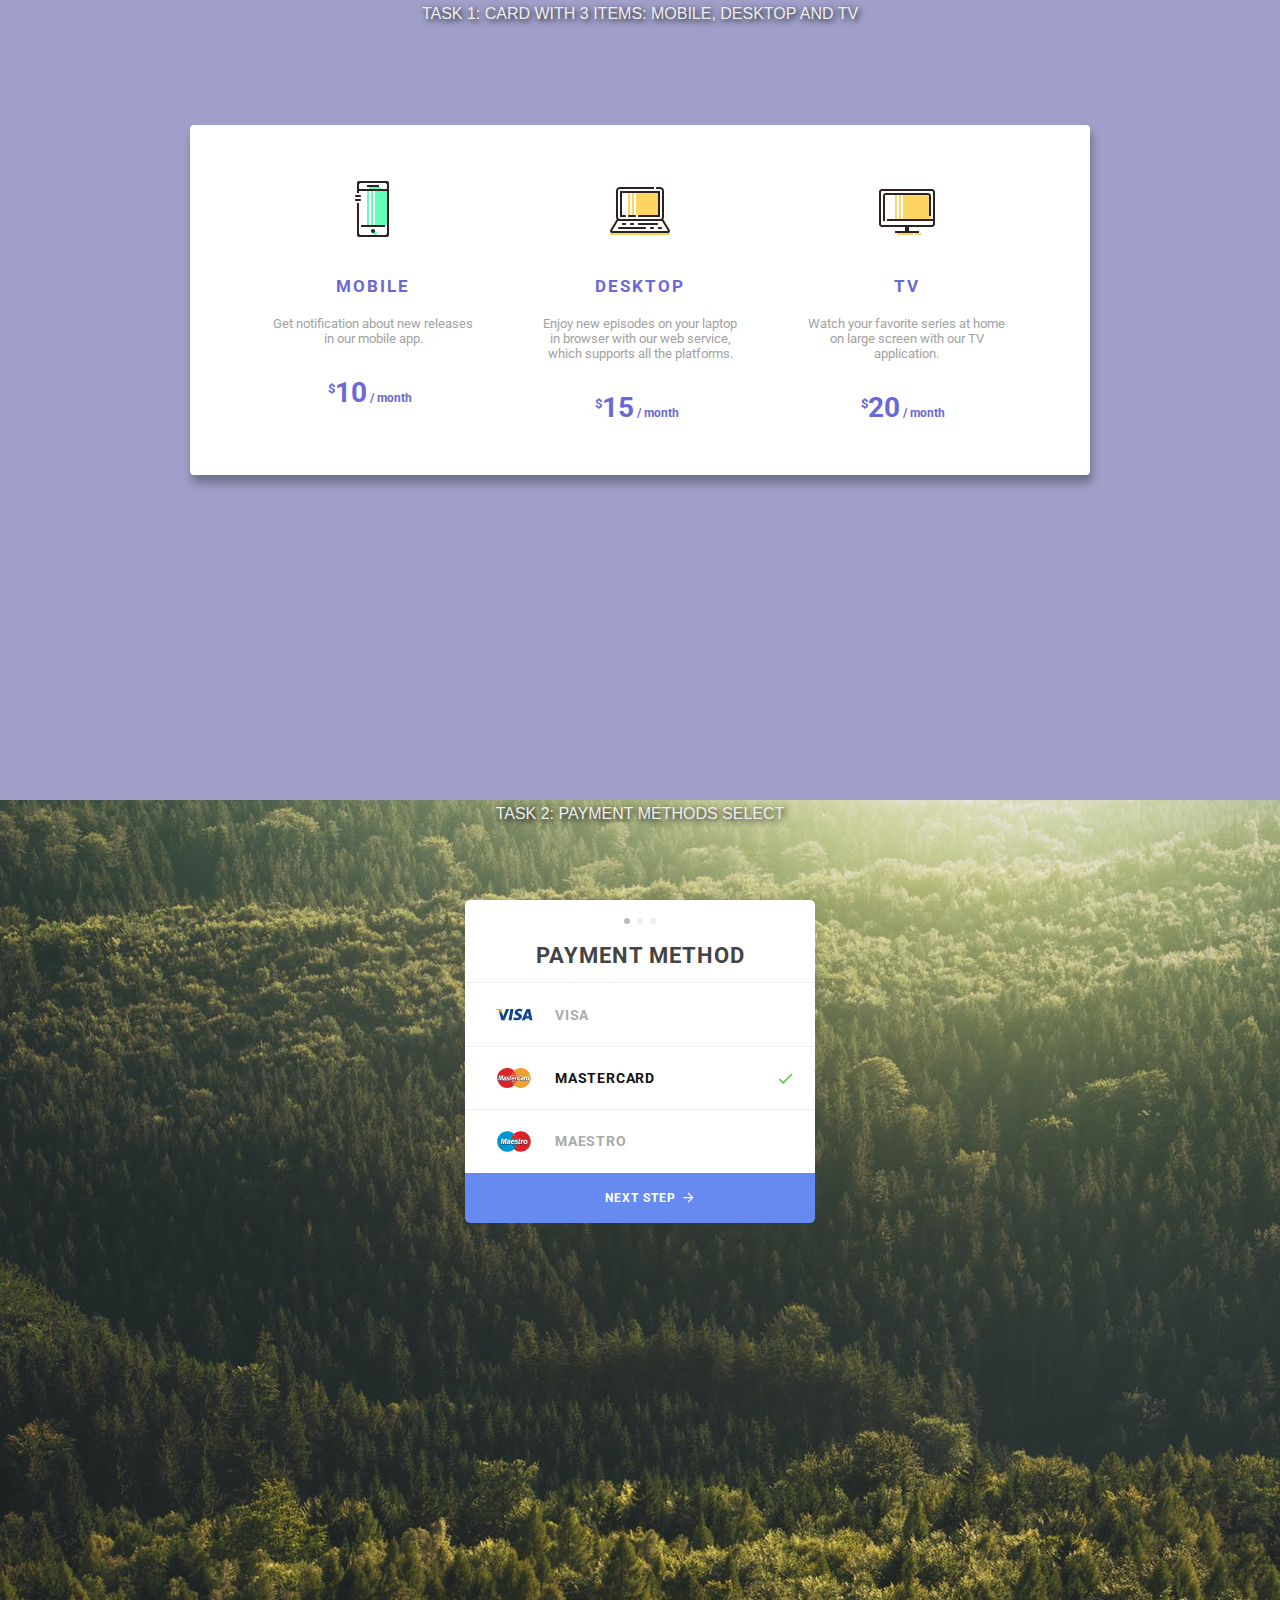
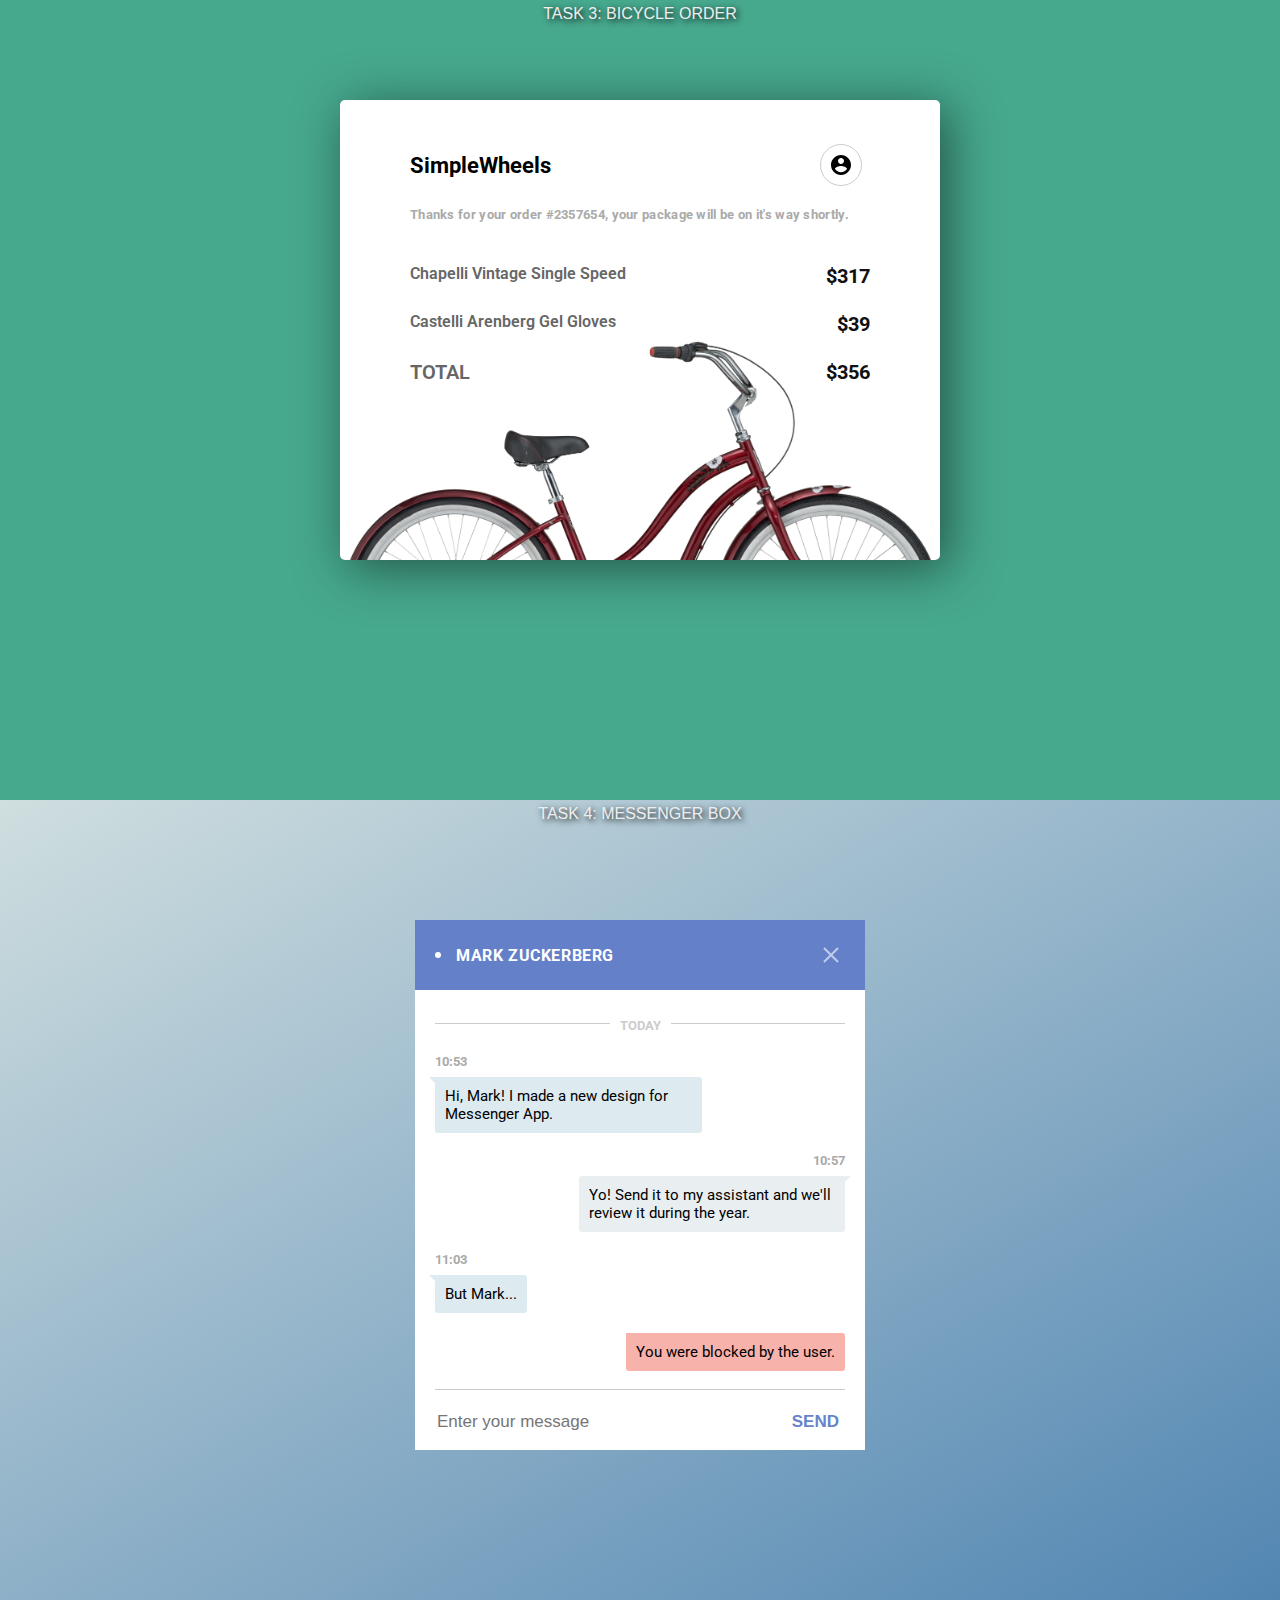
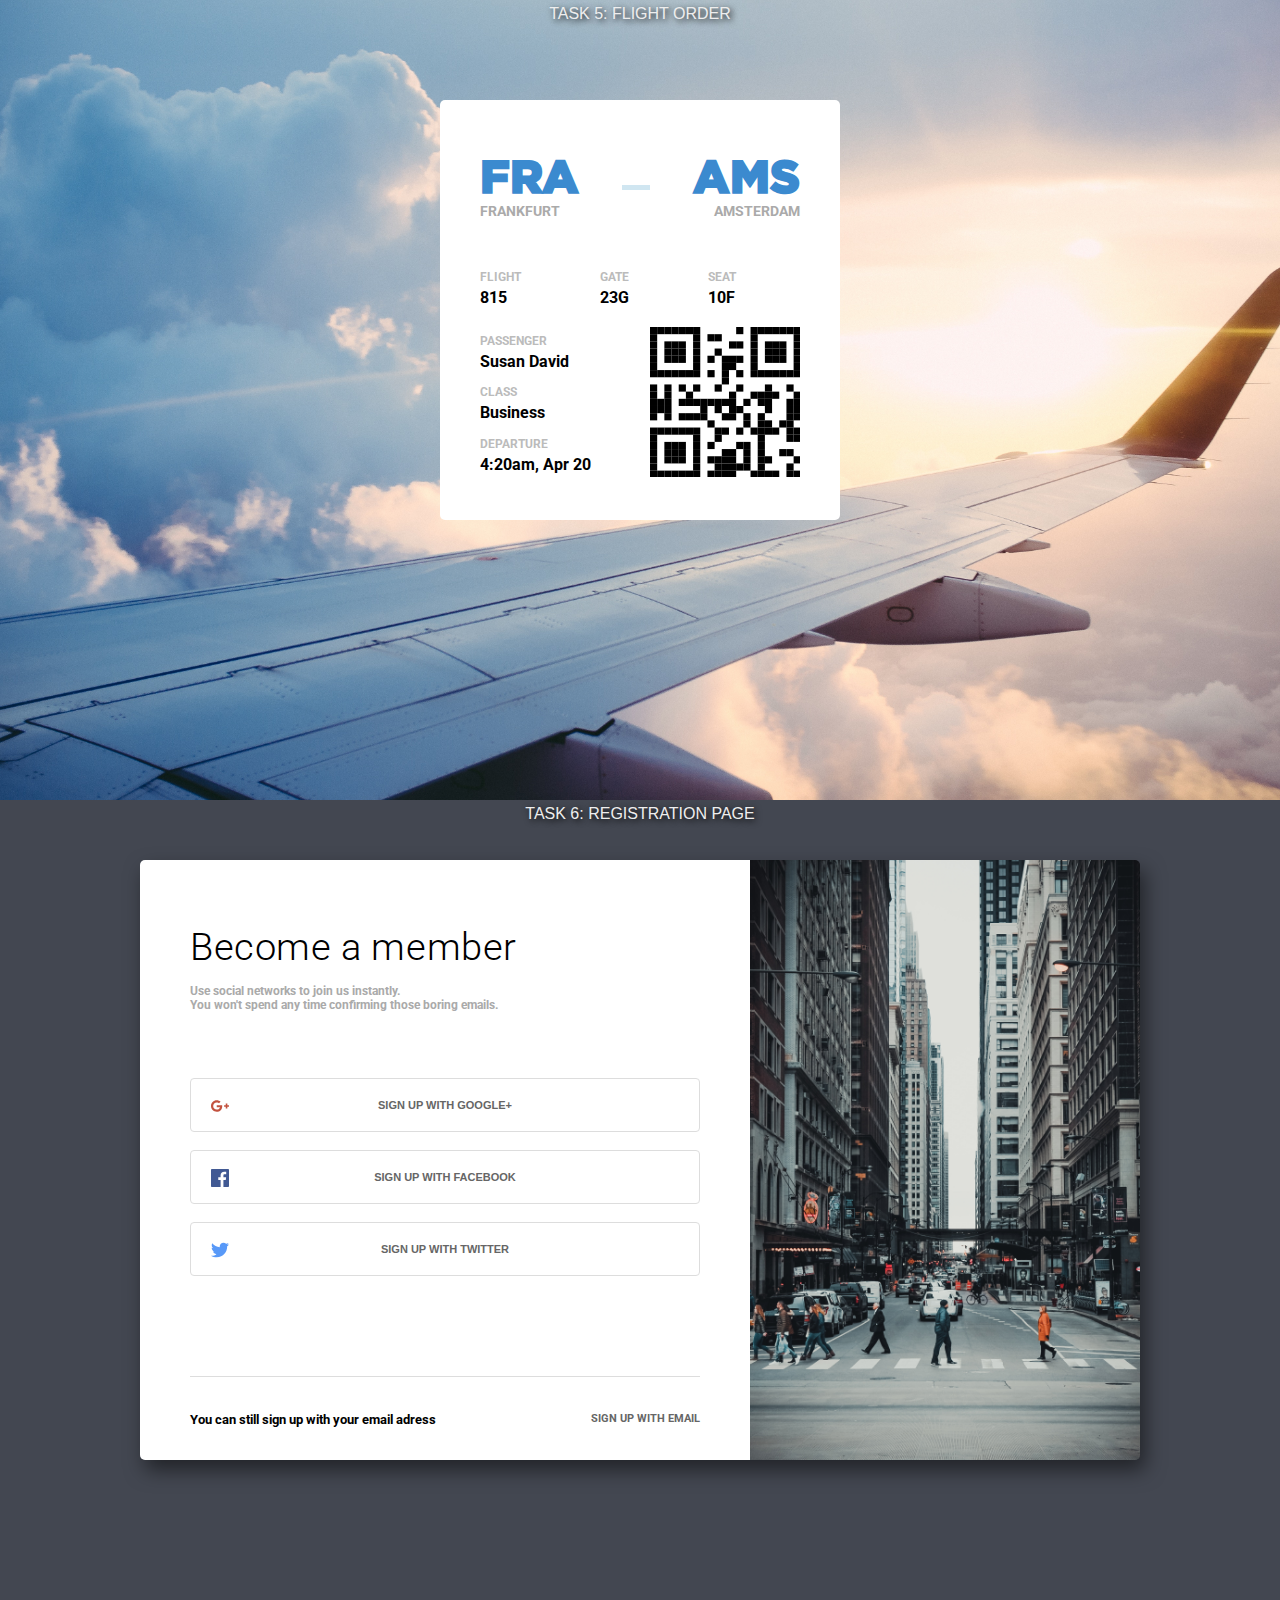
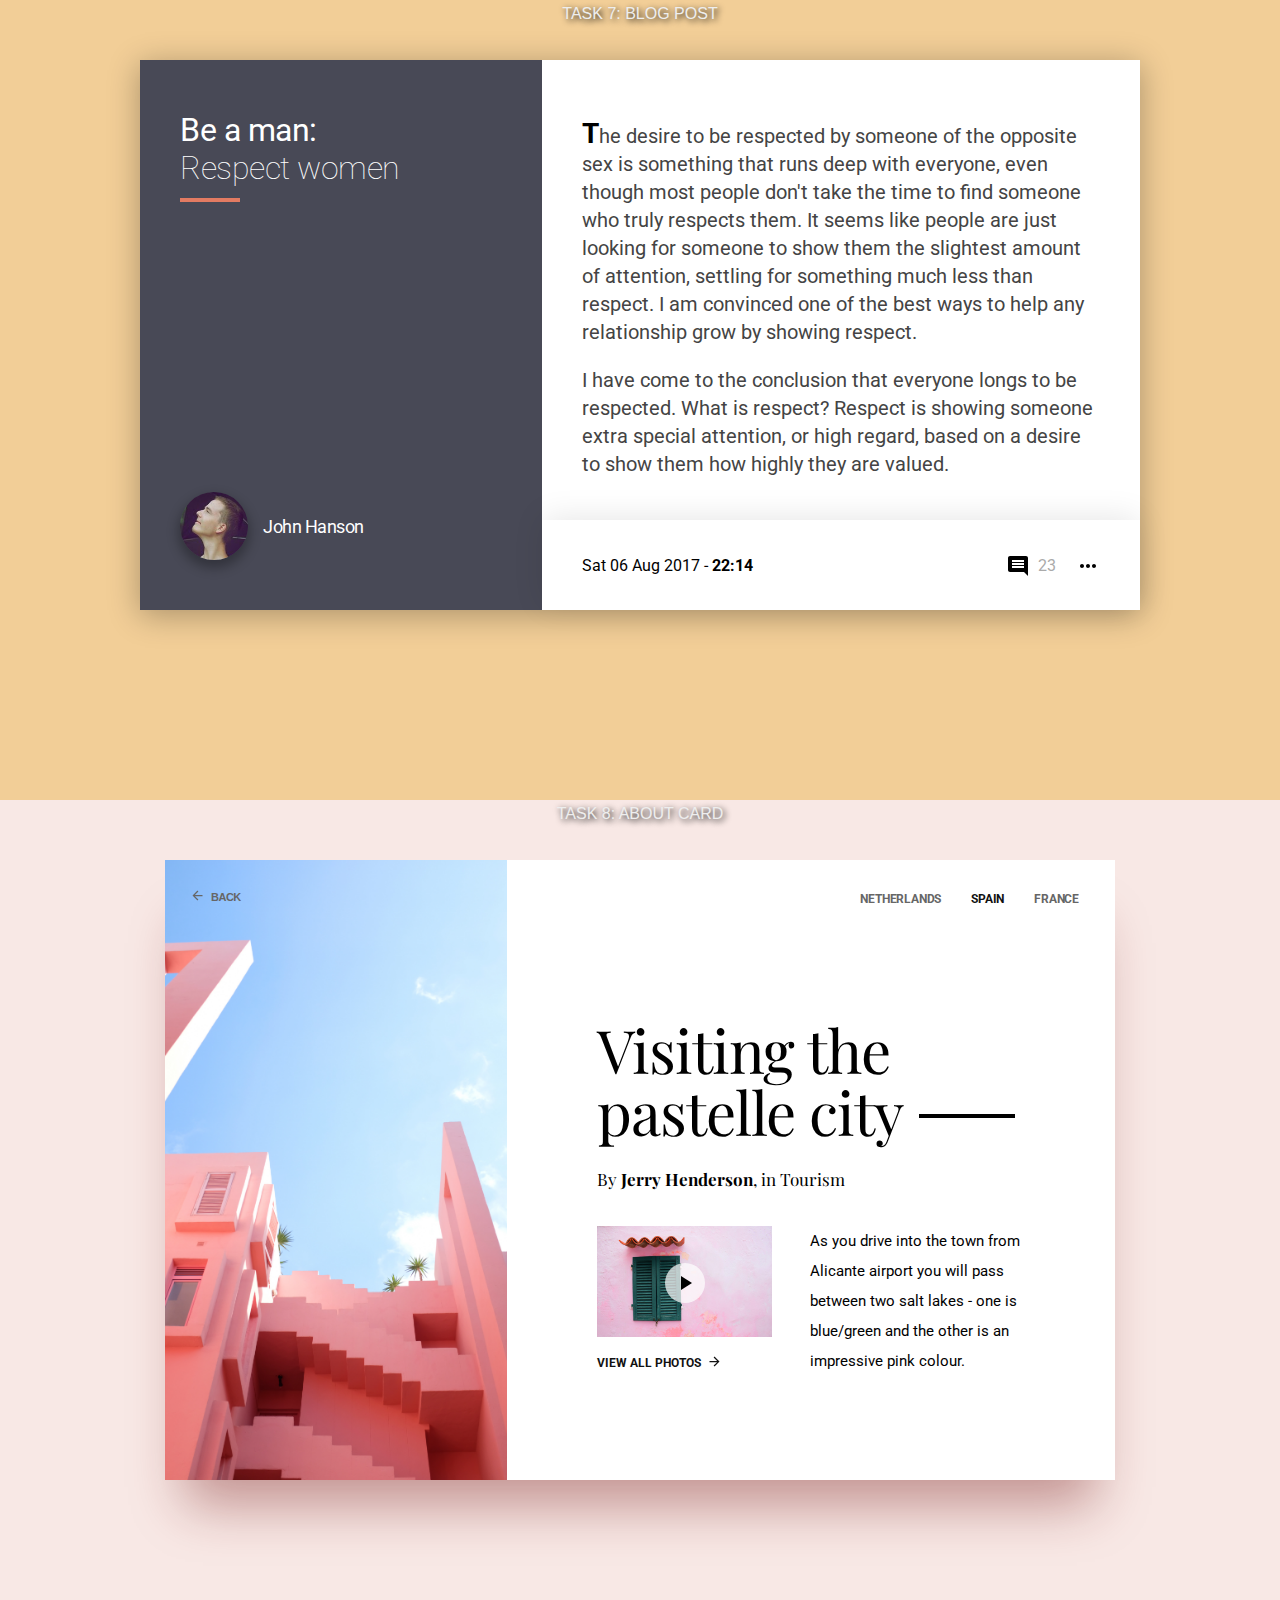
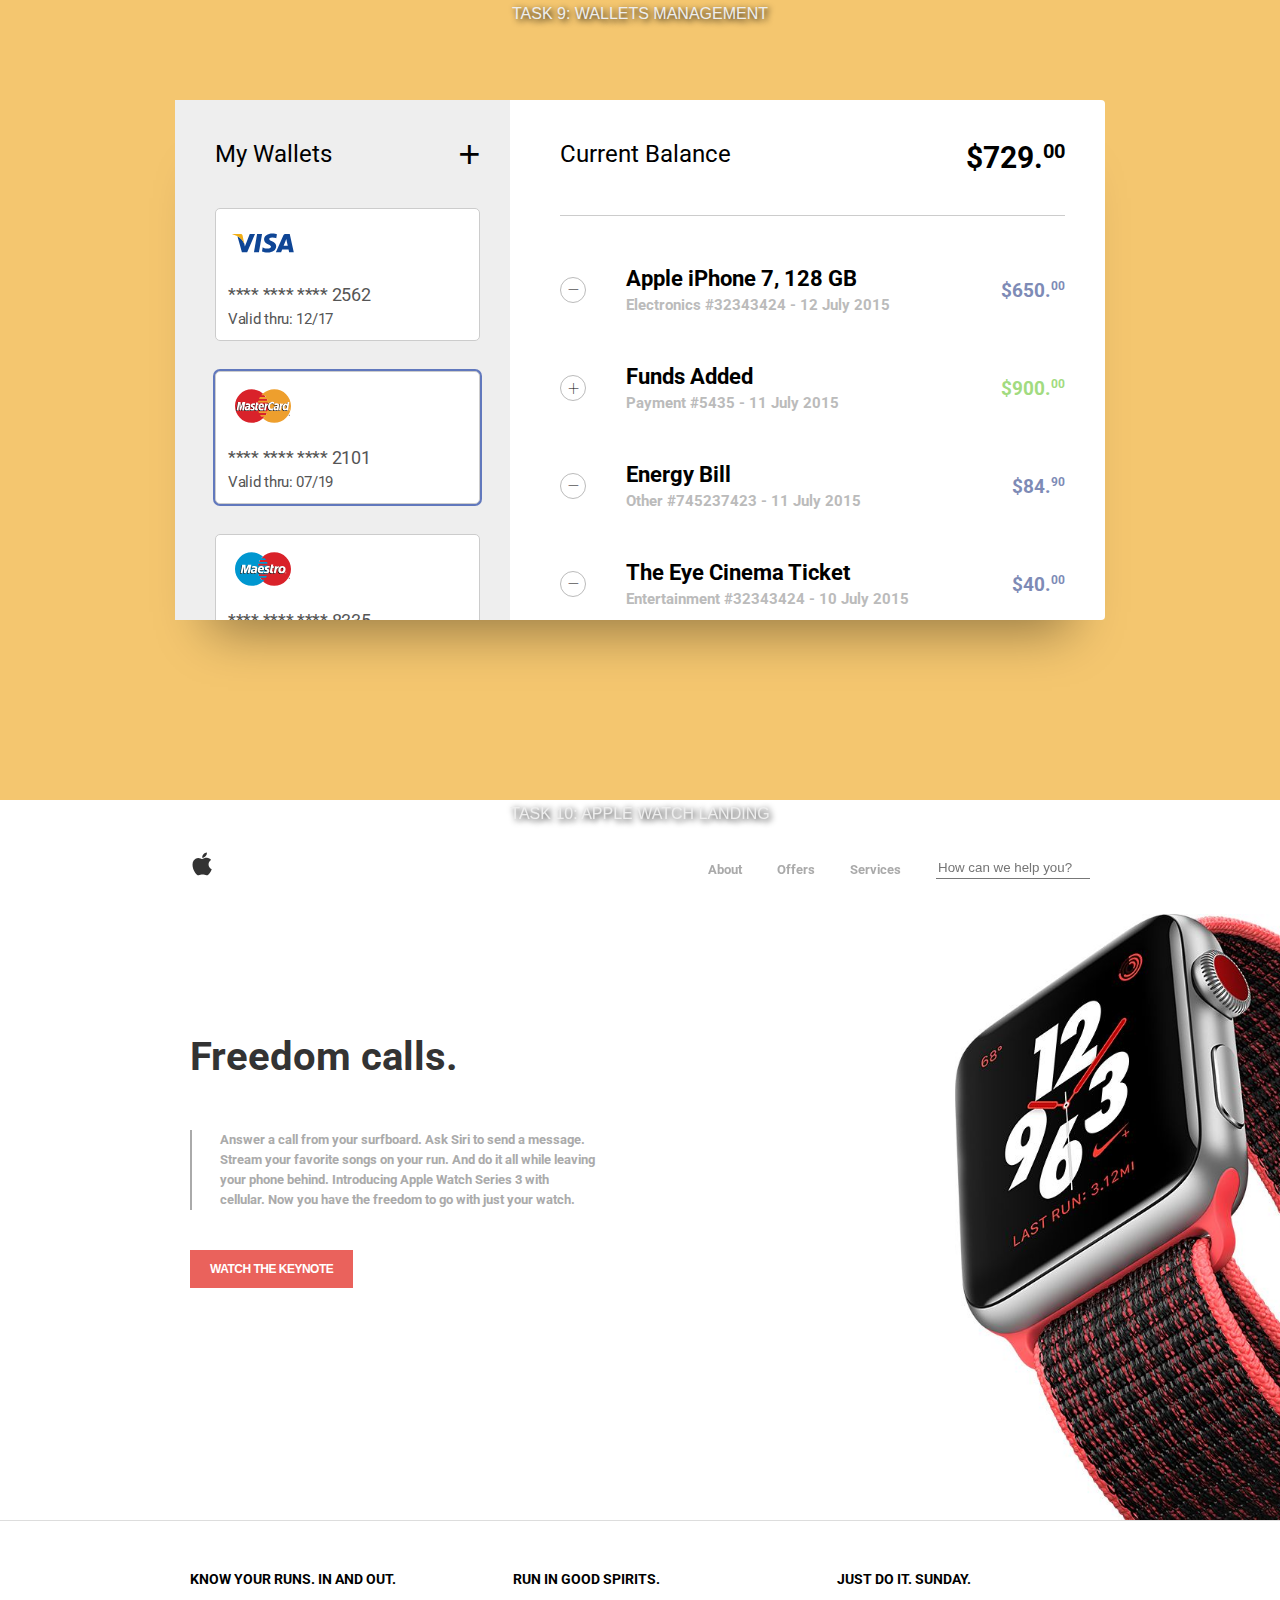
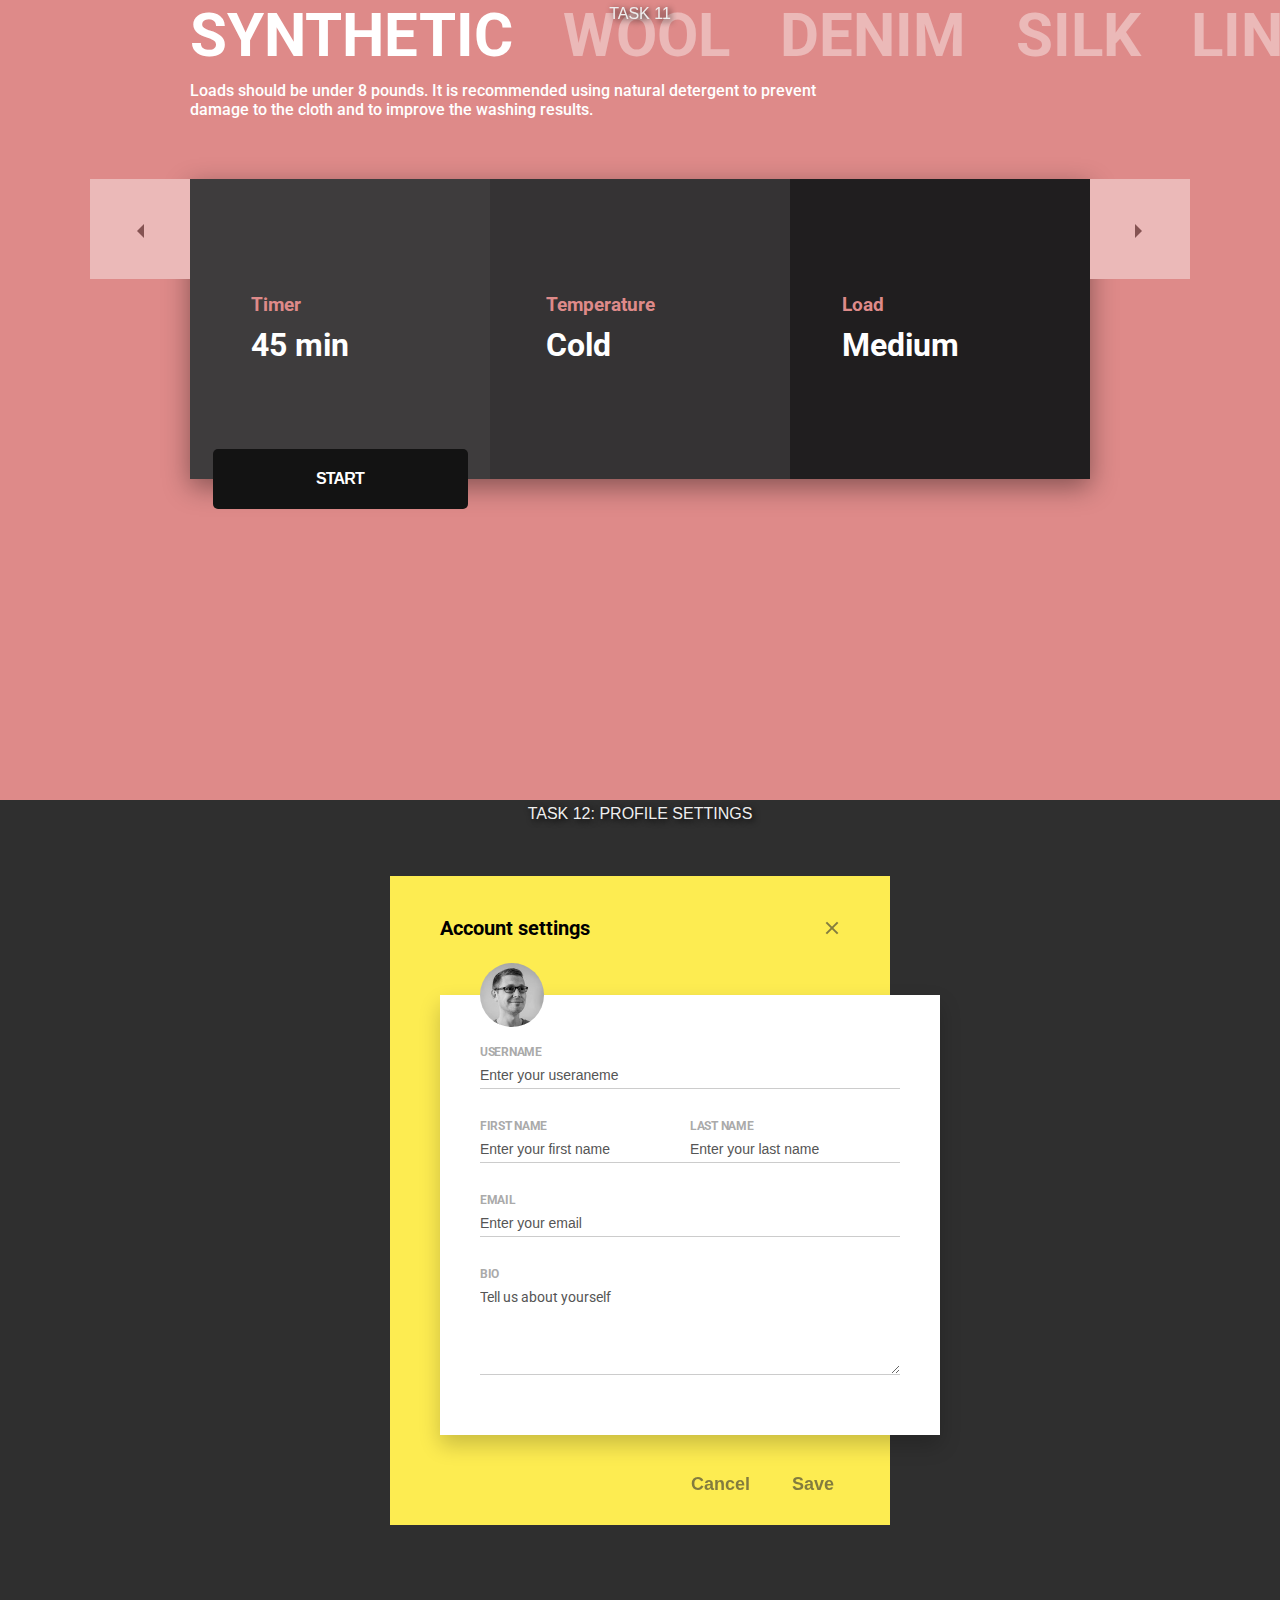
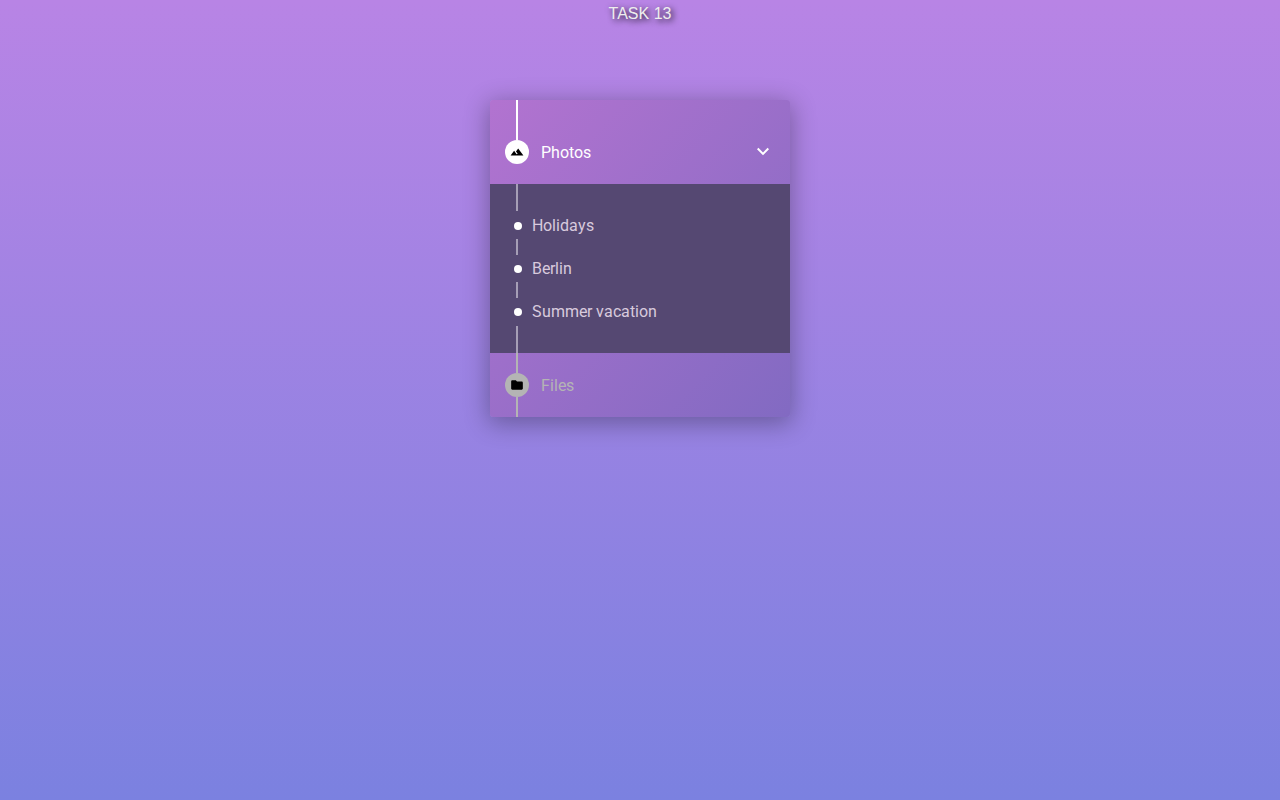
<file: index.html>
<!DOCTYPE html>
<html lang="en" dir="ltr">
  <head>
    <meta charset="utf-8">
    <title>Front Loops 30 Taks</title>
  </head>
  <style media="screen">
    body, ul { margin: 0; }
    iframe { border: 0; }
    .examle-list a {
      position: absolute;
      display: block;
      font-family: 'Roboto', sans-serif;
      text-decoration: none;
      text-transform: uppercase;
      color: #eee;
      text-shadow: 2px 2px 6px #000;
      left: 50%;
      -webkit-transform: translateX(-50%);
      transform: translateX(-50%)
    }
    .examle-list a:hover { color: #fff; }
    .iframes {
      display: flex;
      flex-direction: column;
      align-items: center;
      background: black;
    }
  </style>
  <body>
    <ul class="examle-list">
      <a href="task1/index.html" class="example-item">Task 1: Card with 3 items: mobile, desktop and tv</a>
      <a href="task2/index.html" class="example-item">Task 2: Payment methods select</a>
      <a href="task3/index.html" class="example-item">Task 3: Bicycle order</a>
      <a href="task4/index.html" class="example-item">Task 4: Messenger box</a>
      <a href="task5/index.html" class="example-item">Task 5: Flight order</a>
      <a href="task6/index.html" class="example-item">Task 6: Registration page</a>
      <a href="task7/index.html" class="example-item">Task 7: Blog post</a>
      <a href="task8/index.html" class="example-item">Task 8: About card</a>
      <a href="task9/index.html" class="example-item">Task 9: Wallets management</a>
      <a href="task10/index.html" class="example-item">Task 10: Apple Watch landing</a>
      <a href="task11/index.html" class="example-item">Task 11</a>
      <a href="task12/index.html" class="example-item">Task 12: Profile settings</a>
      <a href="task13/index.html" class="example-item">Task 13</a>
    </ul>
    <div class="iframes">
      <iframe src="./task1/index.html" title="items" width="1400" height="800"></iframe>
      <iframe src="./task2/index.html" title="items" width="1400" height="800"></iframe>
      <iframe src="./task3/index.html" title="items" width="1400" height="800"></iframe>
      <iframe src="./task4/index.html" title="items" width="1400" height="800"></iframe>
      <iframe src="./task5/index.html" title="items" width="1400" height="800"></iframe>
      <iframe src="./task6/index.html" title="items" width="1400" height="800"></iframe>
      <iframe src="./task7/index.html" title="items" width="1400" height="800"></iframe>
      <iframe src="./task8/index.html" title="items" width="1400" height="800"></iframe>
      <iframe src="./task9/index.html" title="items" width="1400" height="800"></iframe>
      <iframe src="./task10/index.html" title="items" width="1400" height="800"></iframe>
      <iframe src="./task11/index.html" title="items" width="1400" height="800"></iframe>
      <iframe src="./task12/index.html" title="items" width="1400" height="800"></iframe>
      <iframe src="./task13/index.html" title="items" width="1400" height="800"></iframe>
    </div>
    <script type="text/javascript">
      let items = document.querySelectorAll('.example-item')
      let marginTop = 5;
      [].forEach.call(items, (item) => {
        item.style.marginTop = `${marginTop}px`;
        marginTop += 800;
      });
    </script>
  </body>
</html>
</file>
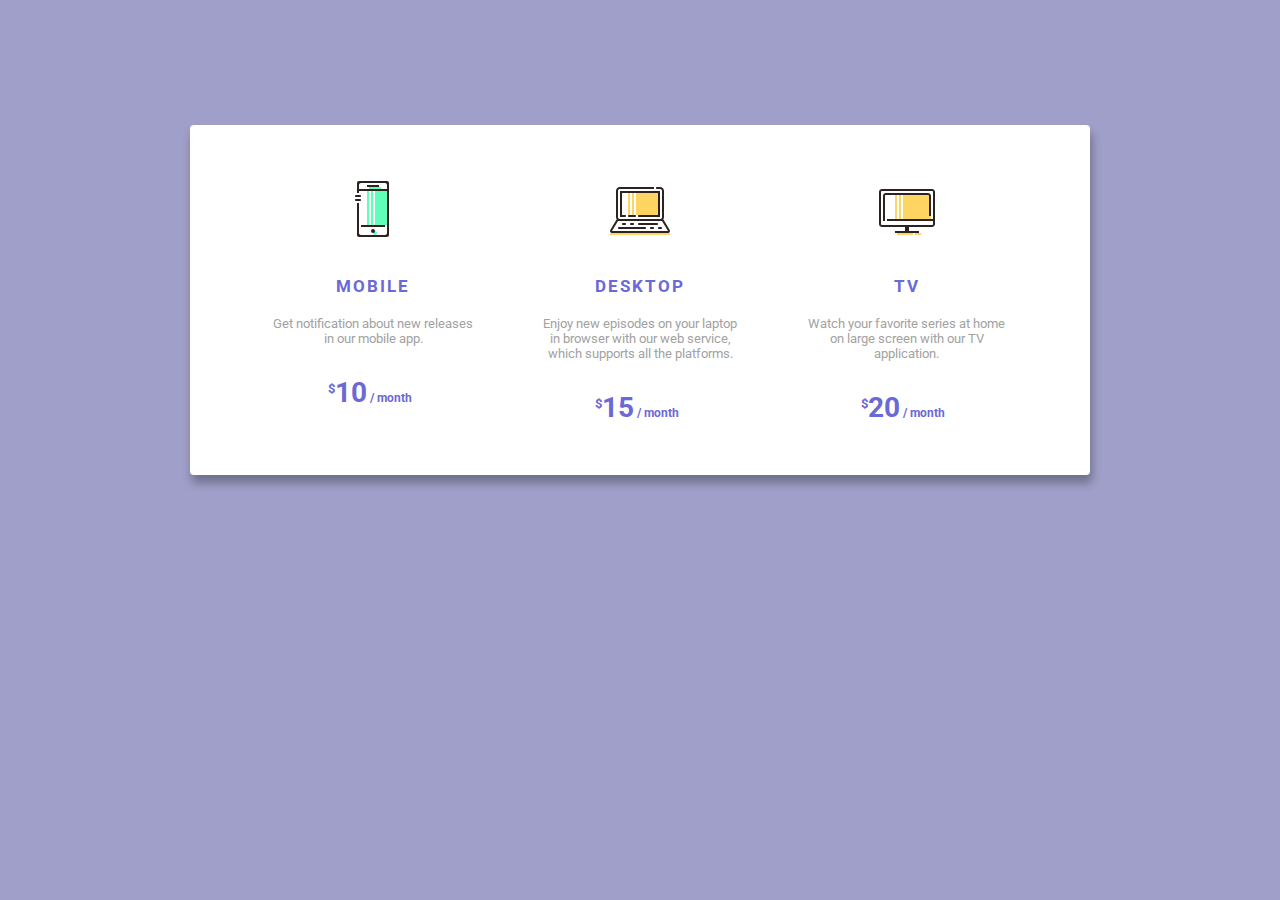
<file: task1/index.html>
<!DOCTYPE html>
<html lang="en">
<head>
  <meta charset="UTF-8">
  <meta name="viewport" content="width=device-width, initial-scale=1.0">
  <meta http-equiv="X-UA-Compatible" content="ie=edge">
  <title>Loop 1 - Step 1</title>
  <link href="https://fonts.googleapis.com/css?family=Roboto:400,500,700" rel="stylesheet">
  <link rel="stylesheet" href="./styles.css" />
</head>
<body>
  <!--
    Welcome to your first asset!

    You could've noticed there is a link to Roboto font in the head.
    You can use it in css by typing font-family: Roboto, sans-serif;
    and you can customize it by using font-weight (400, 500 etc. - numbers in the link tag)

    Good luck and have fun!
  -->
  <div class="content">
    <div class="subscriptions">
      <div class="item mobile">
        <img src="img/device.svg" alt="mobile">
        <h3>Mobile</h3>
        <div class="description">
          Get notification about new releases in our mobile app.
        </div>
        <div class="price">
          <span class="currency-sign">$</span>
          <span class="number">10</span>
          <span class="month">/ month</span>
        </div>
      </div>
      <div class="item desktop">
        <img src="img/laptop.svg" alt="laptop">
        <h3>Desktop</h3>
        <div class="description">
          Enjoy new episodes on your laptop in browser with our web service, which supports all the platforms.
        </div>
        <div class="price">
          <span class="currency-sign">$</span>
          <span class="number">15</span>
          <span class="month">/ month</span>
        </div>
      </div>
      <div class="item tv">
        <img src="img/monitor.svg" alt="tv">
        <h3>TV</h3>
        <div class="description">
          Watch your favorite series at home on large screen with our TV application.
        </div>
        <div class="price">
          <span class="currency-sign">$</span>
          <span class="number">20</span>
          <span class="month">/ month</span>
        </div>
      </div>
    </div>
  </div>
</body>
</html>
</file>
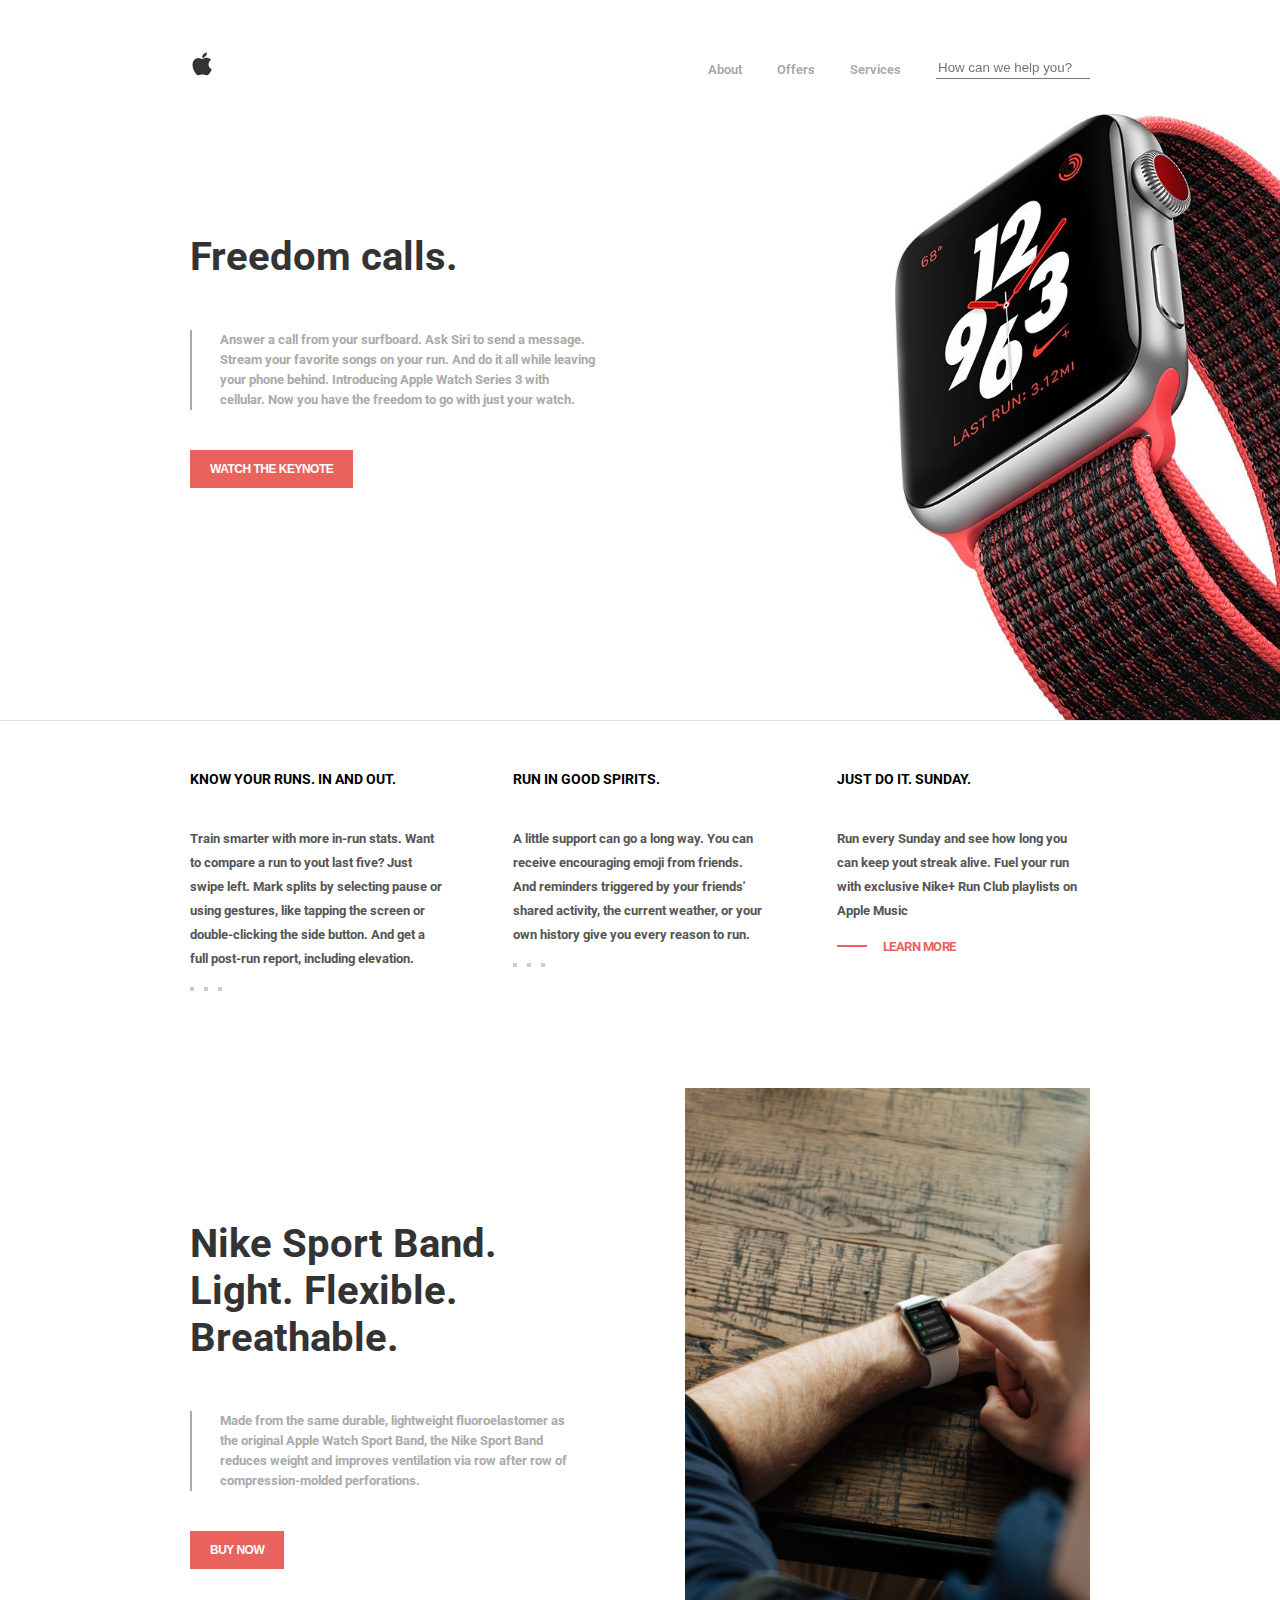
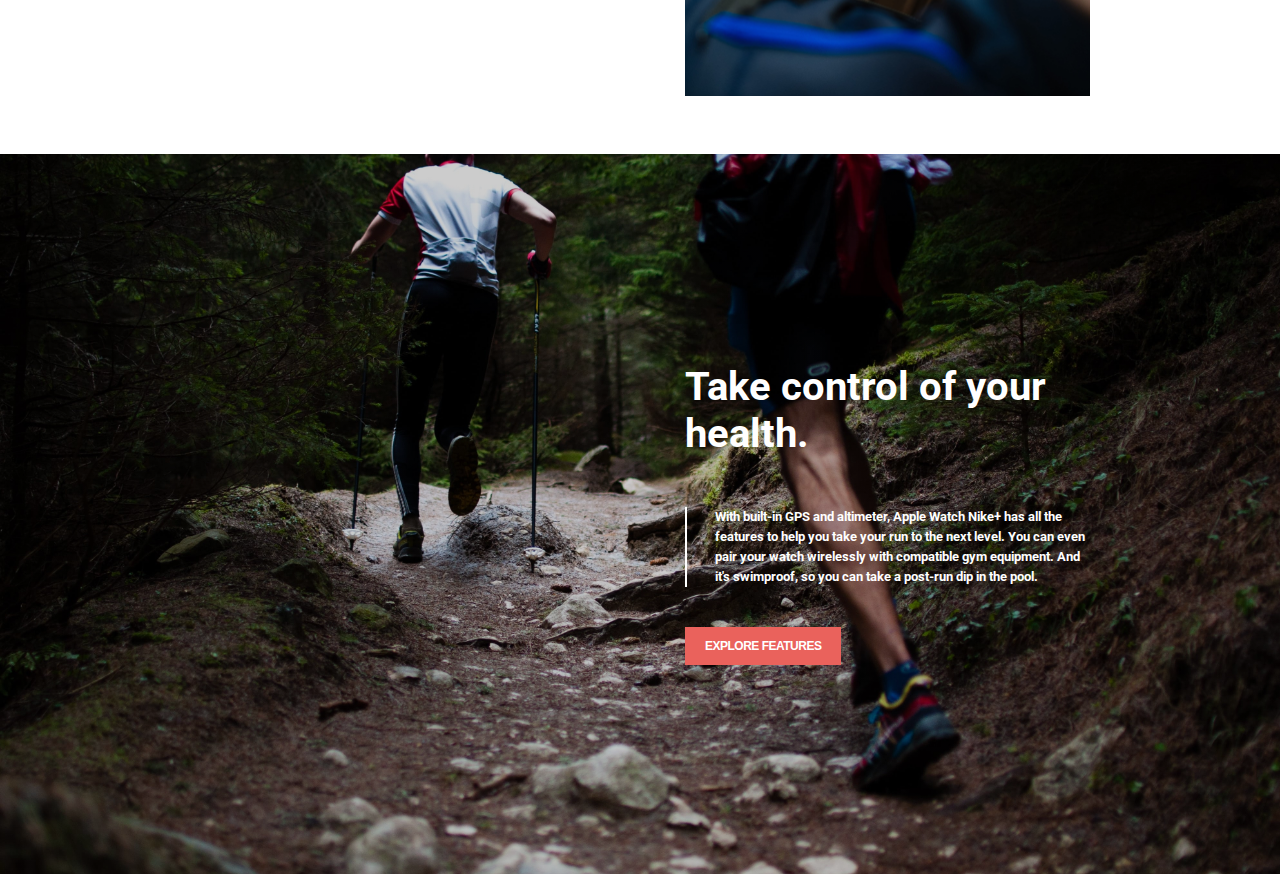
<file: task10/index.html>
<!DOCTYPE html>
<html lang="en">
  <head>
    <meta charset="UTF-8">
    <meta name="viewport" content="width=device-width, initial-scale=1.0, shrink-to-fit=no">
    <meta http-equiv="X-UA-Compatible" content="ie=edge">
    <title>Buy Apple Watch 3</title>
    <link href="https://fonts.googleapis.com/css?family=Roboto:300,400,500,700" rel="stylesheet">
    <link rel="stylesheet" href="./css/main.css" />
  </head>
  <body>
    <div class="site">
      <div class="header">
        <a class="logo" href="#">
          <img src="./img/logo.svg" alt="site logo">
        </a>
        <ul class="navbar">
          <li><a href="#">About</a></li>
          <li><a href="#">Offers</a></li>
          <li><a href="#">Services</a></li>
          <li>
            <input class="search" type="text" value="" placeholder="How can we help you?">
          </li>
        </ul>
        <button class="burger" style="display:none" onclick="showHideMenu()">☰</button>
      </div>

      <div class="navbar-mobile" style="display:none">
        <button class="cross" onclick="showHideMenu()">❌</button>
        <ul class="navbar">
          <li><a href="#">About</a></li>
          <li><a href="#">Offers</a></li>
          <li><a href="#">Services</a></li>
          <li>
            <input class="search" type="text" value="" placeholder="How can we help you?">
          </li>
        </ul>
      </div>

      <div class="text-on-background watch border">
        <div class="wrapper">
          <div class="left">
            <h1 class="heading">Freedom calls.</h1>
            <div class="body-copy dash">Answer a call from your surfboard. Ask Siri to send a message. Stream your favorite songs on your run. And do it all while leaving your phone behind. Introducing Apple Watch Series 3 with cellular. Now you have the freedom to go with just your watch.</div>
            <button class="cta" type="button">Watch the keynote</button>
          </div>
        </div>
      </div>

      <div class="three-column-text">
        <div class="column-text">
          <h4 class="headline">Know your runs. In and out.</h4>
          <p class="body-copy dots">Train smarter with more in-run stats. Want to compare a run to yout last five? Just swipe left. Mark splits by selecting pause or using gestures, like tapping the screen or double-clicking the side button. And get a full post-run report, including elevation.</p>
        </div>
        <div class="column-text">
          <h4 class="headline">Run in good spirits.</h4>
          <p class="body-copy dots">A little support can go a long way. You can receive encouraging emoji from friends. And reminders triggered by your friends' shared activity, the current weather, or your own history give you every reason to run.</p>
        </div>
        <div class="column-text">
          <h4 class="headline">Just do it. Sunday.</h4>
          <p class="body-copy">Run every Sunday and see how long you can keep yout streak alive. Fuel your run with exclusive Nike+ Run Club playlists on Apple Music</p>
          <a class="link" href="#">Learn more</a>
        </div>
      </div>

      <div class="text-and-image">
        <div class="wrapper">
          <div class="left">
            <h1 class="heading">Nike Sport Band. Light. Flexible. Breathable.</h1>
            <div class="body-copy dash">Made from the same durable, lightweight fluoroelastomer as the original Apple Watch Sport Band, the Nike Sport Band reduces weight and improves ventilation via row after row of compression-molded perforations.</div>
            <button class="cta" type="button">Buy now</button>
          </div>
          <div class="right">
            <img src="./img/preview.jpg" alt="watch">
          </div>
        </div>
      </div>

      <div class="text-on-background runners light-text right">
        <div class="wrapper">
          <div class="right">
            <h1 class="heading">Take control of your health.</h1>
            <div class="body-copy dash">With built-in GPS and altimeter, Apple Watch Nike+ has all the features to help you take your run to the next level. You can even pair your watch wirelessly with compatible gym equipment. And it's swimproof, so you can take a post-run dip in the pool.</div>
            <button class="cta" type="button">Explore features</button>
          </div>
        </div>
      </div>
    </div>
  </body>
  <script>
    function showHideMenu() {
      const menu = document.querySelector('.navbar-mobile')
      if (menu.style['display'] === 'none') {
        menu.style['display'] = 'block'
      } else {
        menu.style['display'] = 'none'
      }
    }
  </script>
</html>
</file>
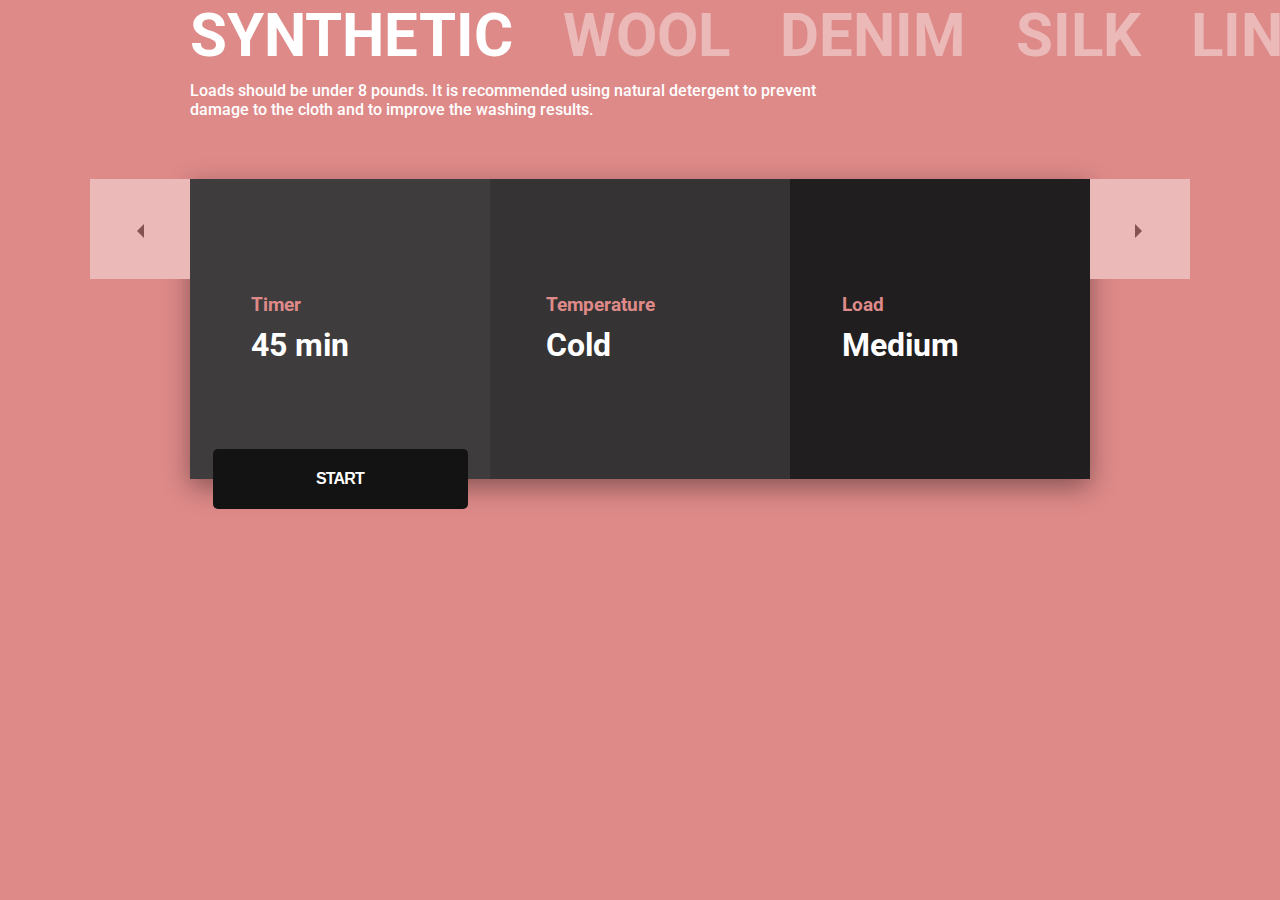
<file: task11/index.html>
<!DOCTYPE html>
<html lang="en">
<head>
  <meta charset="UTF-8">
  <meta name="viewport" content="width=device-width, initial-scale=1.0">
  <meta http-equiv="X-UA-Compatible" content="ie=edge">
  <title>Loop 2 - Step 1</title>
  <link href="https://fonts.googleapis.com/css?family=Roboto:400,500,700" rel="stylesheet">
  <link rel="stylesheet" href="./styles.css" />
</head>
<body>
  <div class="site">
    <ul class="tabs">
      <li class="tab active">Synthetic</li>
      <li class="tab">Wool</li>
      <li class="tab">Denim</li>
      <li class="tab">Silk</li>
      <li class="tab">Linen</li>
    </ul>
    <div class="notice">Loads should be under 8 pounds. It is recommended using natural detergent to prevent damage to the cloth and to improve the washing results.</div>
    <div class="card">
      <button class="prev" type="button" name="button"></button>
      <div class="tile">
        <div class="content">
          <h3 class="attribute">Timer</h3>
          <h1 class="value">45 min</h1>
        </div>
        <button class="start" type="button" name="button">Start</button>
      </div>
      <div class="tile">
        <div class="content">
          <h3 class="attribute">Temperature</h3>
          <h1 class="value">Cold</h1>
        </div>
      </div>
      <div class="tile">
        <div class="content">
          <h3 class="attribute">Load</h3>
          <h1 class="value">Medium</h1>
        </div>
      </div>
      <button class="next" type="button" name="button"></button>
    </div>
  </div>
</body>
</html>
</file>
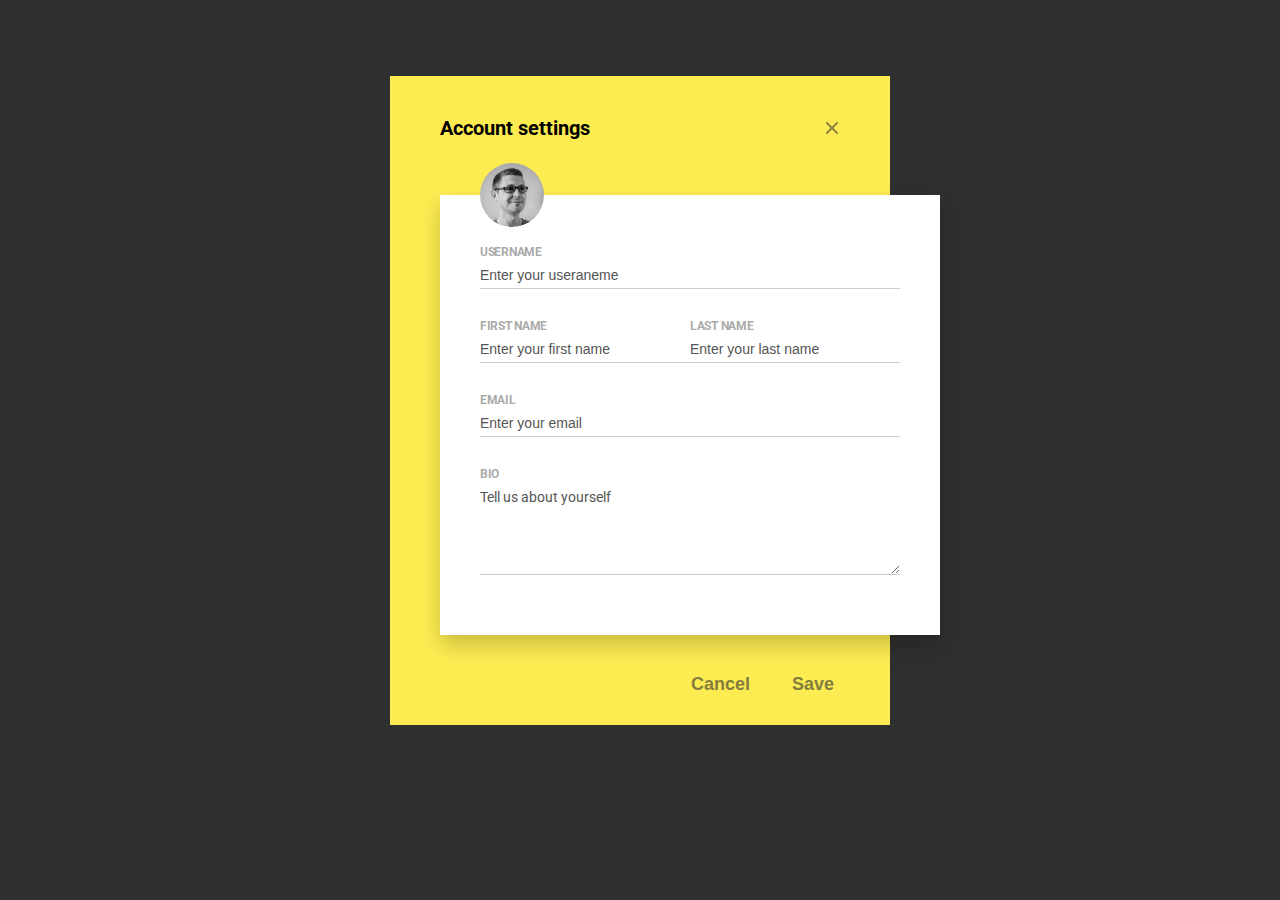
<file: task12/index.html>
<!DOCTYPE html>
<html lang="en">
<head>
  <meta charset="UTF-8">
  <meta name="viewport" content="width=device-width, initial-scale=1.0">
  <meta http-equiv="X-UA-Compatible" content="ie=edge">
  <title>Loop 2 - Step 2</title>
  <link href="https://fonts.googleapis.com/css?family=Roboto:400,500,700" rel="stylesheet">
  <link rel="stylesheet" href="./styles.css" />
</head>
<body>
  <div class="site">
    <form class="" action="index.html" method="post">
      <h1 class="title">Account settings</h1>
      <button class="close hover-effect" type="button" name="close"></button>
      <div class="fields">
        <img class="avatar" src="./img/avatar.jpg" alt="avatar">
        <label>username
          <input type="text" name="username" placeholder="Enter your useraneme">
        </label>
        <div class="double-block">
          <label>first name
            <input type="text" name="first-name" placeholder="Enter your first name">
          </label>
          <label>last name
            <input type="text" name="last-name" placeholder="Enter your last name">
          </label>
        </div>
        <label>email
          <input type="email" name="email" placeholder="Enter your email">
        </label>
        <label>bio
          <textarea name="bio" rows="5" cols="50" placeholder="Tell us about yourself"></textarea>
        </label>
      </div>
      <div class="button-block">
        <button class="hover-effect" type="reset" name="cancel">Cancel</button>
        <button class="hover-effect" type="submit" name="save">Save</button>
      </div>
    </form>
  </div>
</body>
</html>
</file>
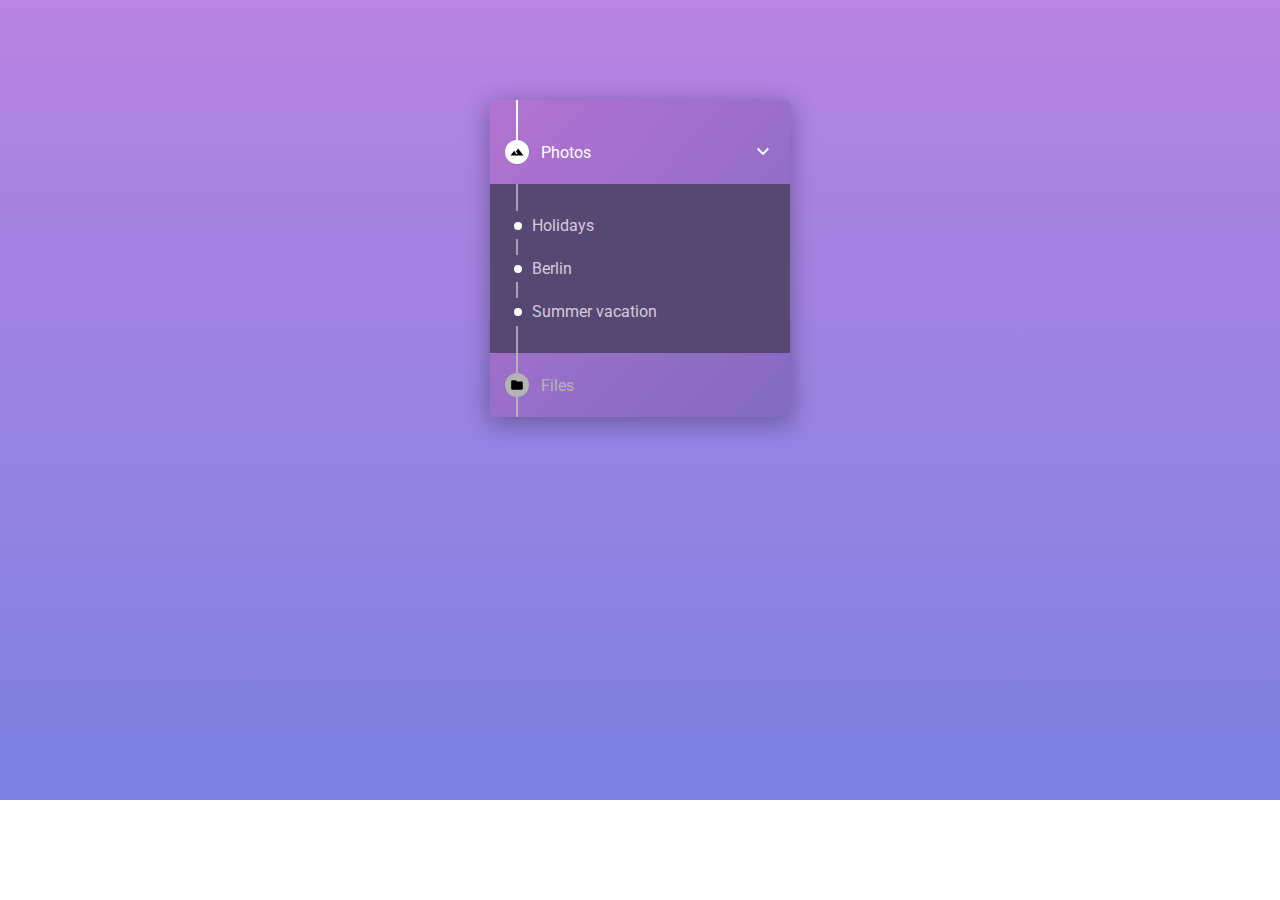
<file: task13/index.html>
<!DOCTYPE html>
<html lang="en">

<head>
  <meta charset="UTF-8">
  <meta name="viewport" content="width=device-width, initial-scale=1.0">
  <meta http-equiv="X-UA-Compatible" content="ie=edge">
  <title>Loop 2 - Step 3</title>
  <link href="https://fonts.googleapis.com/css?family=Roboto:400,500,700" rel="stylesheet">
  <link rel="stylesheet" href="./styles.css" />
</head>

<body>
  <div class="site">
    <div class="container">
      <div class="tab expanded">
        <div class="header">
          <span class="icon">
            <img src="./img/photo.svg" alt="photo">
          </span>
          Photos
          <img class="arrow" src="./img/arrow.svg" alt="arrow">
        </div>
        <ul class="content">
          <li class="item"><span>Holidays</span></li>
          <li class="item"><span>Berlin</span></li>
          <li class="item"><span>Summer vacation</span></li>
        </ul>
      </div>
      <div class="tab">
        <div class="header">
          <span class="icon">
            <img src="./img/folder.svg" alt="folder">
          </span>
          Files
        </div>
      </div>
    </div>
  </div>
</body>

</html>
</file>
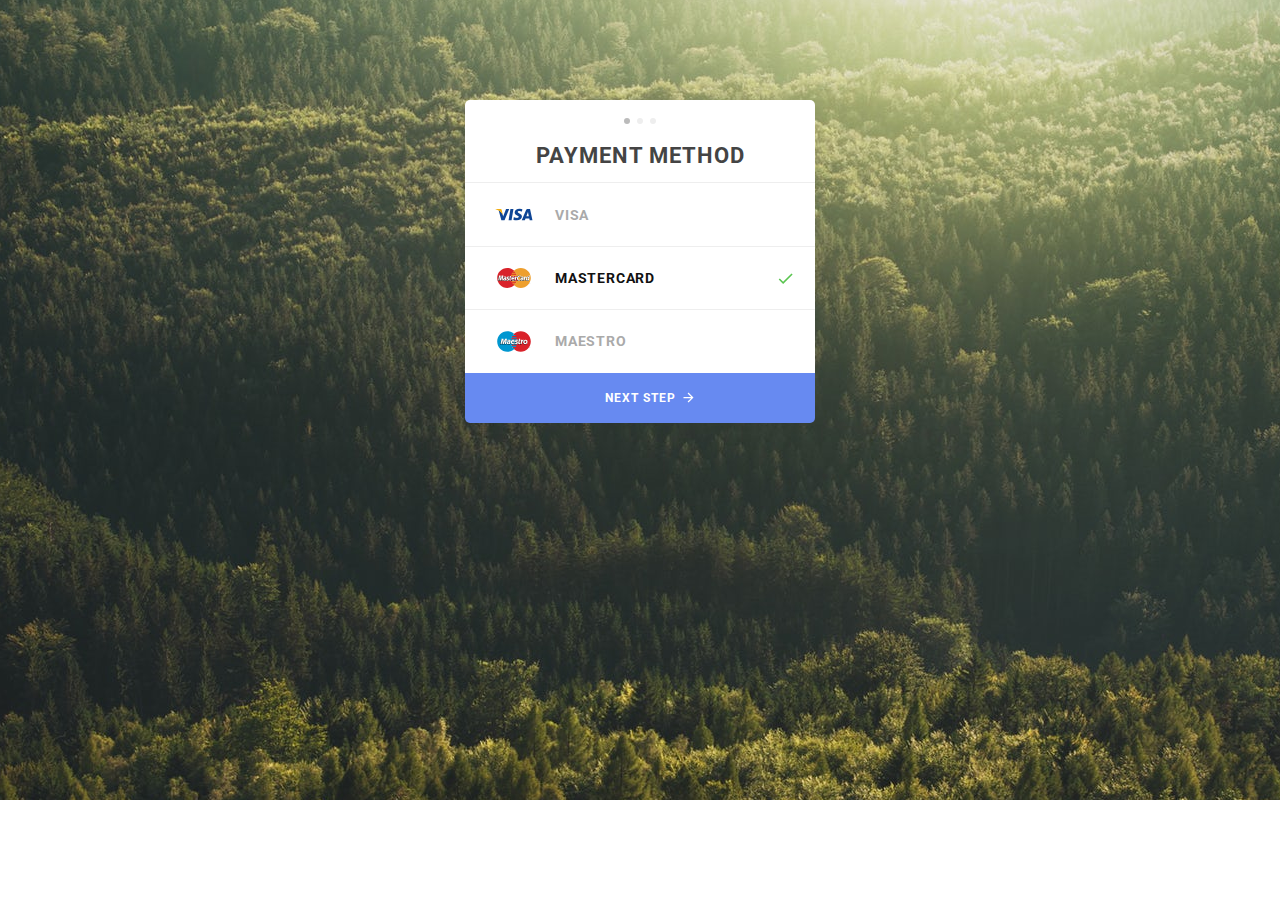
<file: task2/index.html>
<!DOCTYPE html>
<html lang="en">
<head>
  <meta charset="UTF-8">
  <meta name="viewport" content="width=device-width, initial-scale=1.0">
  <meta http-equiv="X-UA-Compatible" content="ie=edge">
  <title>Loop 1 - Step 2</title>
  <link href="https://fonts.googleapis.com/css?family=Roboto:400,500,700" rel="stylesheet">
  <link rel="stylesheet" href="./styles.css" />
</head>
<body>
  <div class="site">
    <div class="card">
      <div class="head">
        <div class="step-dots">
          <span class="dot active"></span>
          <span class="dot"></span>
          <span class="dot"></span>
        </div>
        <h1 class="step-title">Payment method</h1>
      </div>
      <div class="payment-method-list">
        <div class="payment-method">
          <img src="./img/visa.svg" alt="visa">
          <span class="method-name">Visa</span>
        </div>
        <div class="payment-method active">
          <img src="./img/mastercard.svg" alt="mastercard">
          <span class="method-name">Mastercard</span>
        </div>
        <div class="payment-method">
          <img src="./img/maestro.svg" alt="maestro">
          <span class="method-name">Maestro</span>
        </div>
      </div>
      <div class="footer">
        <button class="next-step" type="button" name="button">
          Next Step
        </button>
      </div>
    </div>
  </div>
</body>
</html>
</file>
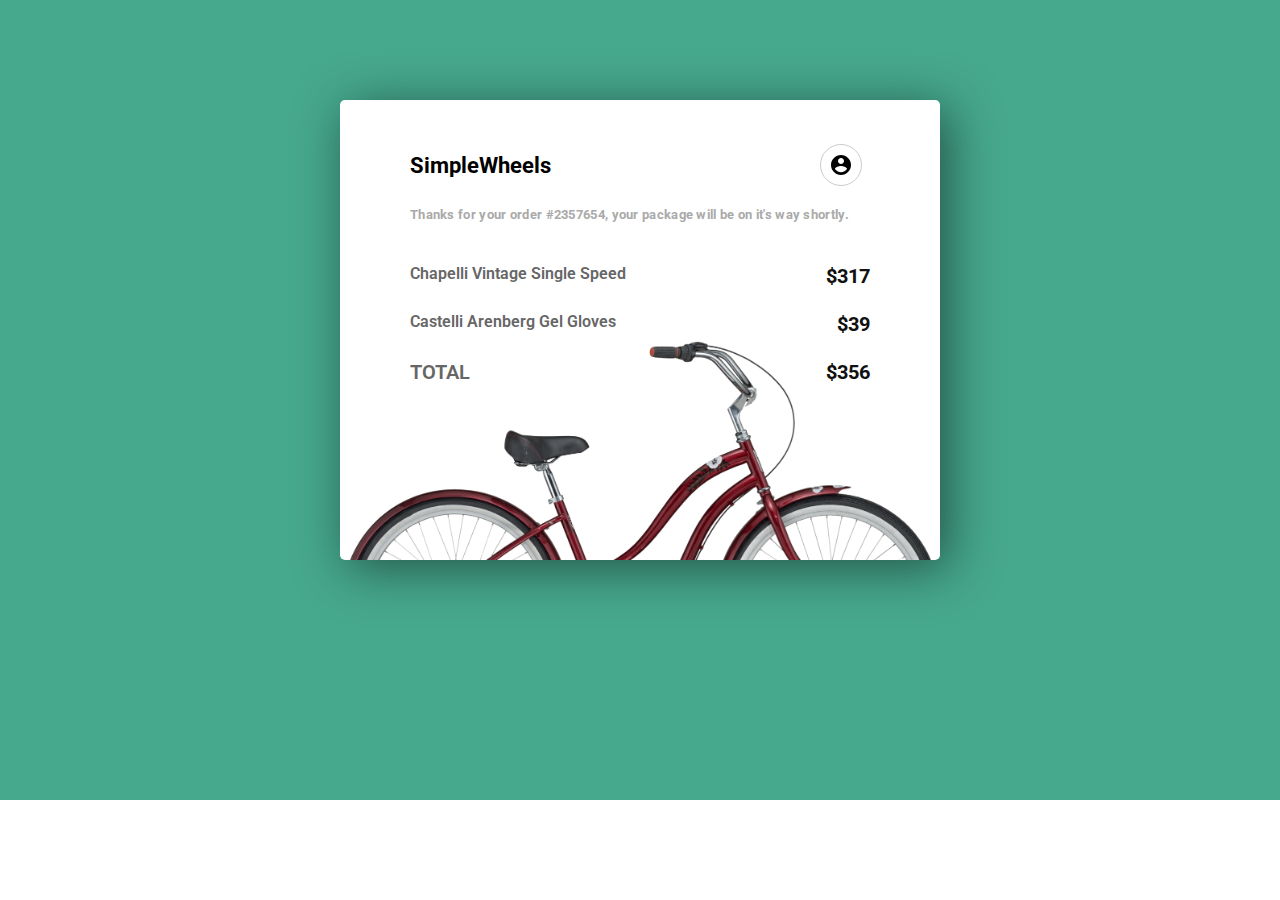
<file: task3/index.html>
<!DOCTYPE html>
<html lang="en">
<head>
  <meta charset="UTF-8">
  <meta name="viewport" content="width=device-width, initial-scale=1.0">
  <meta http-equiv="X-UA-Compatible" content="ie=edge">
  <title>Loop 1 - Step 3</title>
  <link href="https://fonts.googleapis.com/css?family=Roboto:400,500,700" rel="stylesheet">
  <link rel="stylesheet" href="./styles.css" />
</head>
<body>
  <div class="site">
    <div class="order">
      <div class="head">
        <h3 class="header">SimpleWheels</h3>
        <div class="user-profile">
          <img src="./img/account.svg" alt="account">
        </div>
      </div>
      <h4 class="subheader">Thanks for your order #2357654, your package will be on it's way shortly.</h4>
      <div class="details">
        <div class="item">
          <div class="title">Chapelli Vintage Single Speed</div>
          <div class="price">$317</div>
        </div>
        <div class="item">
          <div class="title">Castelli Arenberg Gel Gloves</div>
          <div class="price">$39</div>
        </div>
        <div class="total item">
          <div class="title">Total</div>
          <div class="price">$356</div>
        </div>
      </div>
    </div>
  </div>
</body>
</html>
</file>
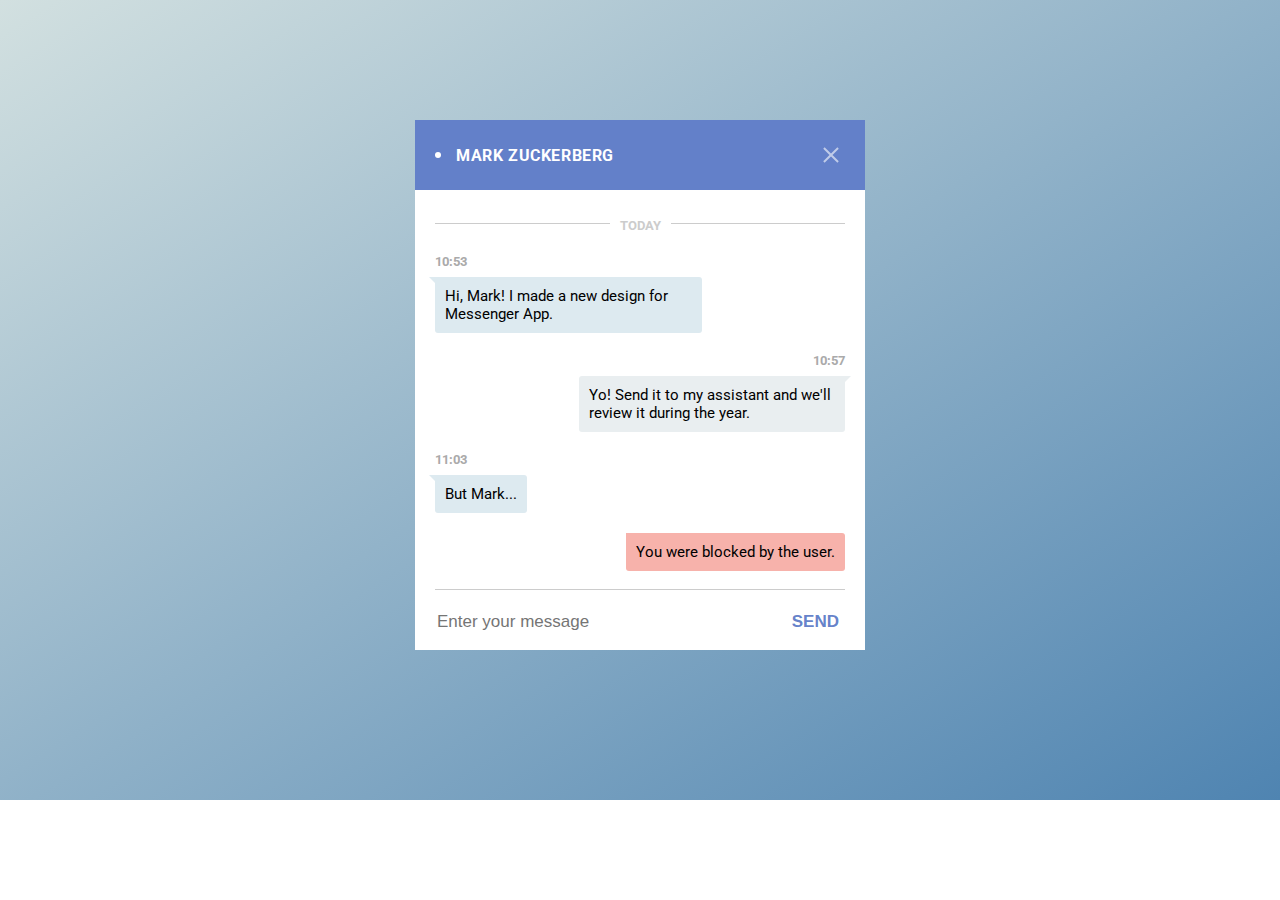
<file: task4/index.html>
<!DOCTYPE html>
<html lang="en">
<head>
  <meta charset="UTF-8">
  <meta name="viewport" content="width=device-width, initial-scale=1.0">
  <meta http-equiv="X-UA-Compatible" content="ie=edge">
  <title>Loop 1 - Step 4</title>
  <link href="https://fonts.googleapis.com/css?family=Roboto:400,500,700" rel="stylesheet">
  <link rel="stylesheet" href="./styles.css" />
</head>
<body>
  <div class="site">
    <div class="messenger-box">
      <div class="head">
        <div class="online-status"></div>
        <div class="companion">Mark Zuckerberg</div>
        <div class="icon-close"></div>
      </div>
      <div class="content">
        <div class="divider"><span>Today</span></div>
        <div class="message-item outgoing">
          <div class="time">10:53</div>
          <div class="text">Hi, Mark! I made a new design for Messenger App.</div>
        </div>
        <div class="message-item incoming">
          <div class="time">10:57</div>
          <div class="text">Yo! Send it to my assistant and we'll review it during the year.</div>
        </div>
        <div class="message-item outgoing">
          <div class="time">11:03</div>
          <div class="text">But Mark...</div>
        </div>
        <div class="alert-item">
          <div class="text">You were blocked by the user.</div>
        </div>
        <div class="divider bottom"></div>
      </div>
      <div class="footer">
        <input type="text" placeholder="Enter your message">
        <button type="button">Send</button>
      </div>
    </div>
  </div>
</body>
</html>
</file>
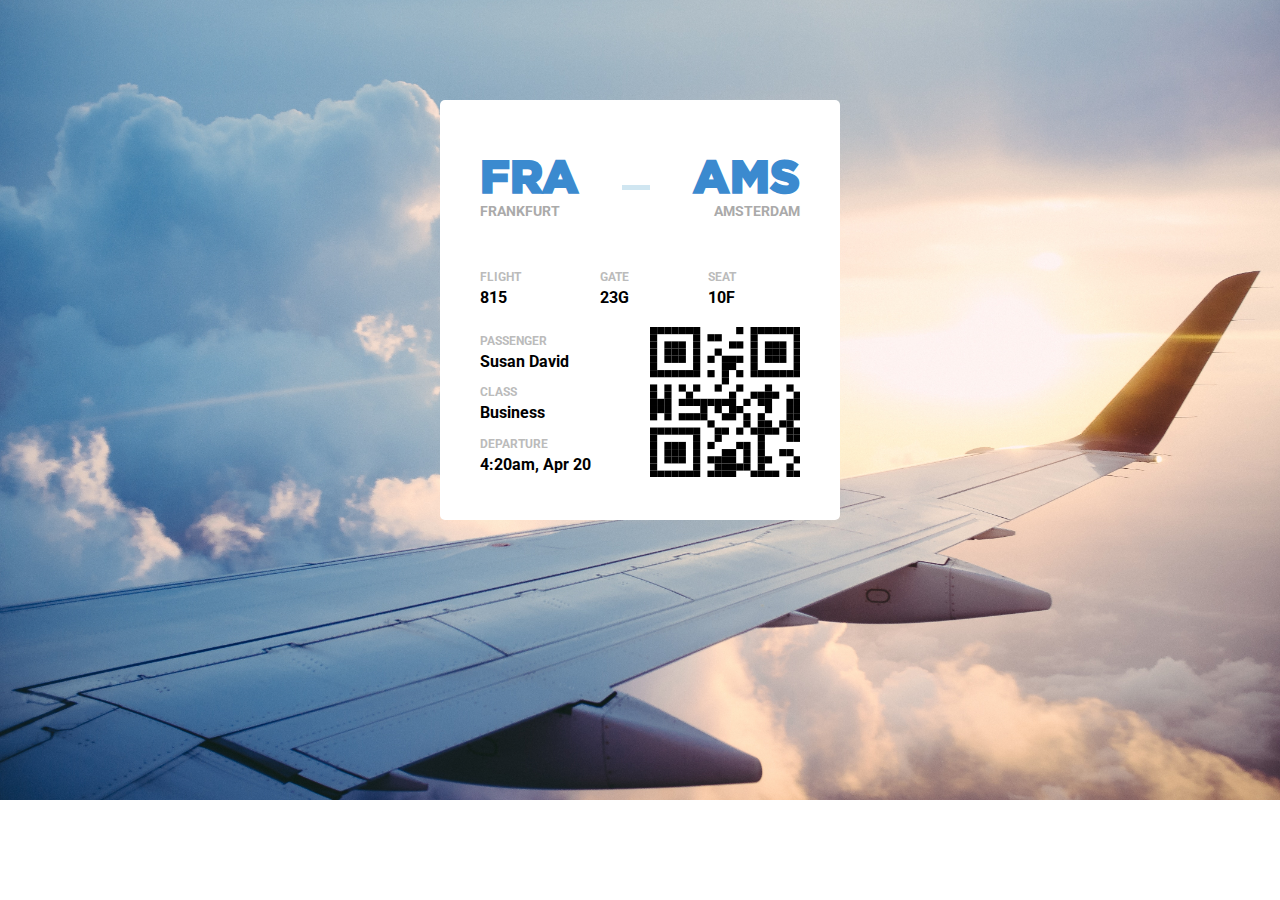
<file: task5/index.html>
<!DOCTYPE html>
<html lang="en">
<head>
  <meta charset="UTF-8">
  <meta name="viewport" content="width=device-width, initial-scale=1.0">
  <meta http-equiv="X-UA-Compatible" content="ie=edge">
  <title>Loop 1 - Step 5</title>
  <link href="https://fonts.googleapis.com/css?family=Roboto:400,500,700" rel="stylesheet">
  <link href="https://fonts.googleapis.com/css?family=Prompt:900" rel="stylesheet">
  <link rel="stylesheet" href="./styles.css" />
</head>
<body>
  <div class="site">
    <div class="order-container">
      <div class="head">
        <div class="origin">
          <h1 class="city-abbr">FRA</h1>
          <span class="city">Frankfurt</span>
        </div>
        <div class="dash"></div>
        <div class="destination">
          <h1 class="city-abbr">AMS</h1>
          <span class="city">Amsterdam</span>
        </div>
      </div>
      <div class="details">
        <div class="details-row">
          <label>
            Flight
            <span>815</span>
          </label>
          <label>
            Gate
            <span>23G</span>
          </label>
          <label>
            Seat
            <span>10F</span>
          </label>
        </div>
        <div class="details-row bottom">
          <div class="details-left-col">
            <label>
              Passenger
              <span>Susan David</span>
            </label>
            <label>
              class
              <span>Business</span>
            </label>
            <label>
              Departure
              <span>4:20am, Apr 20</span>
            </label>
          </div>
          <div class="details-right-col">
            <img class="qr-code" src="./img/qr.svg" alt="qr-code">
          </div>
        </div>
      </div>
    </div>
  </div>
</body>
</html>
</file>
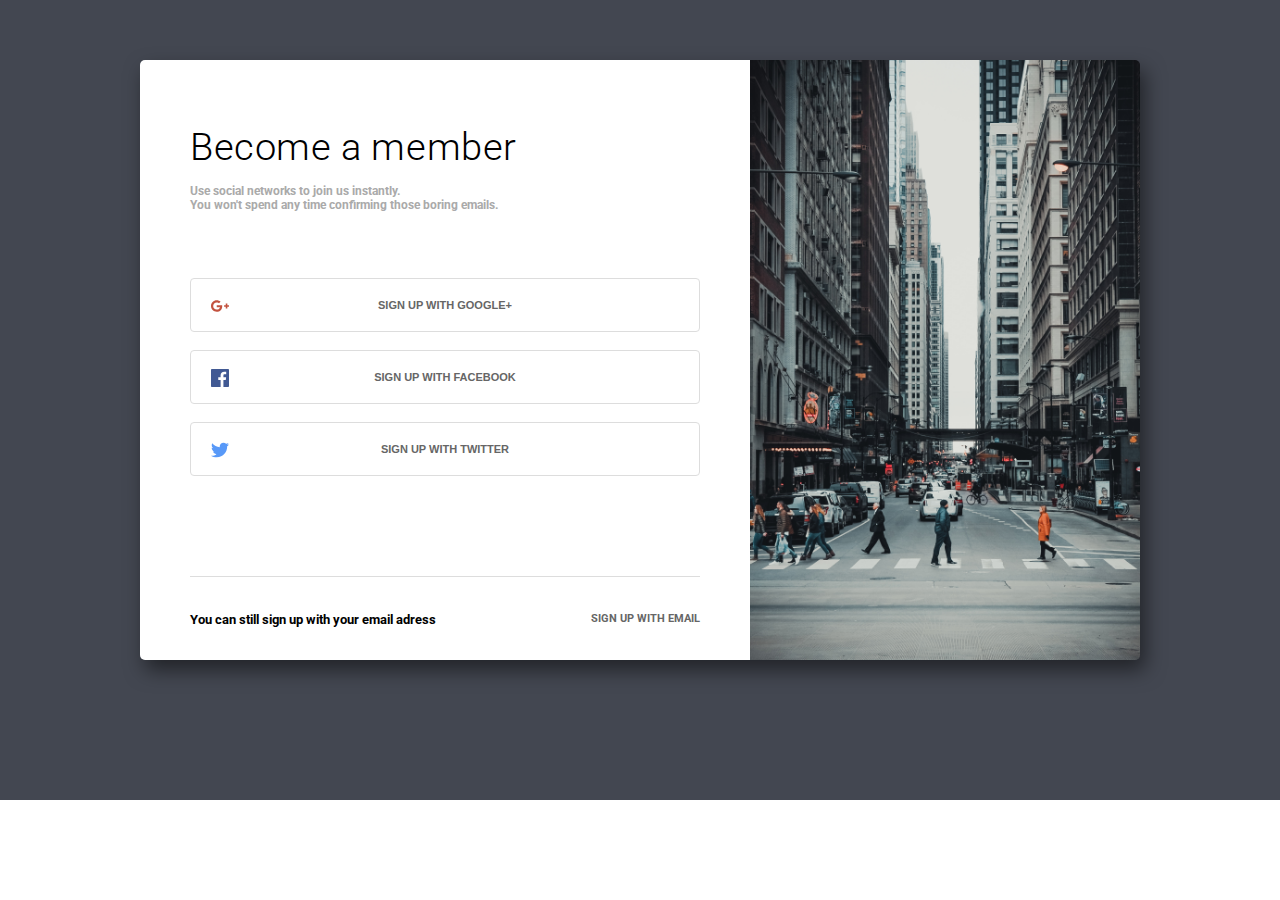
<file: task6/index.html>
<!DOCTYPE html>
<html lang="en">
<head>
  <meta charset="UTF-8">
  <meta name="viewport" content="width=device-width, initial-scale=1.0">
  <meta http-equiv="X-UA-Compatible" content="ie=edge">
  <title>Loop 1 - Step 6</title>
  <link href="https://fonts.googleapis.com/css?family=Roboto:300,400,500,700" rel="stylesheet">
  <link rel="stylesheet" href="./styles.css" />
</head>
<body>
  <div class="site">
    <div class="signup-container">
      <div class="left-panel">
        <h1 class="headline">Become a member</h1>
        <p class="subheadline">Use social networks to join us instantly.
          <br>You won't spend any time confirming those boring emails.
        </p>
        <ul class="social-buttons">
          <li><button type="button" class="btn google">Sign up with Google+</button></li>
          <li><button type="button" class="btn facebook">Sign up with Facebook</button></li>
          <li><button type="button" class="btn twitter">Sign up with Twitter</button></li>
        </ul>
        <div class="bottom">
          <div class="notice">You can still sign up with your email adress</div>
          <a href="#">Sign up with Email</a>
        </div>
      </div>
      <div class="right-panel">
        <img src="./img/side.jpg" alt="new york streets">
      </div>
    </div>
  </div>
</body>
</html>
</file>
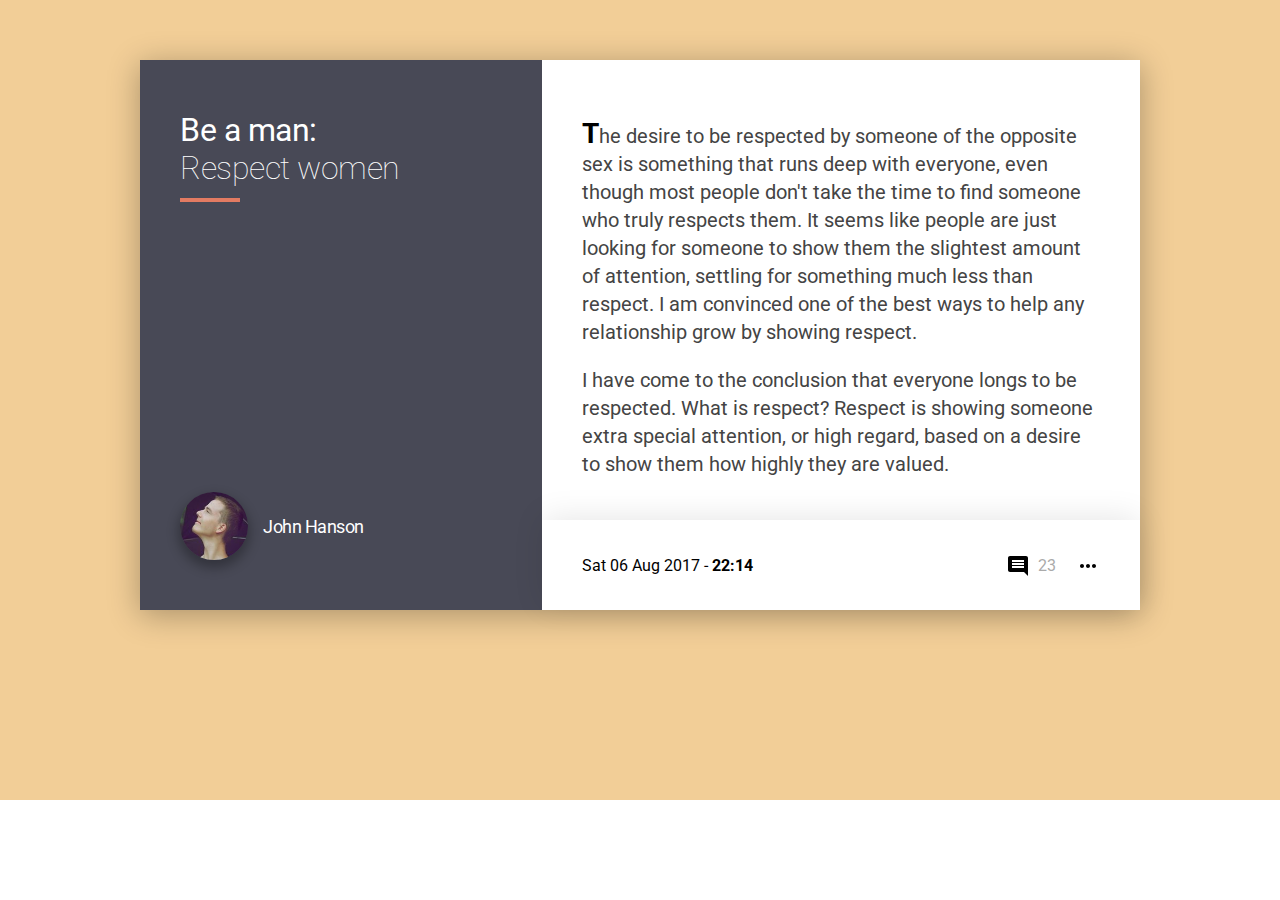
<file: task7/index.html>
<!DOCTYPE html>
<html lang="en">
<head>
  <meta charset="UTF-8">
  <meta name="viewport" content="width=device-width, initial-scale=1.0">
  <meta http-equiv="X-UA-Compatible" content="ie=edge">
  <title>Loop 1 - Step 7</title>
  <link href="https://fonts.googleapis.com/css?family=Roboto:300,400,500,700" rel="stylesheet">
  <link rel="stylesheet" href="./styles.css" />
</head>
<body>
  <div class="site">
    <div class="card">
      <div class="left">
        <h1 class="heading"><b>Be a man:</b>Respect women</h1>
        <div class="author">
          <img src="./img/avatar.jpg" alt="author logo">
          John Hanson
        </div>
      </div>
      <div class="right">
        <div class="text">
          <p><em class="capital">T</em>he desire to be respected by someone of the opposite sex is something that runs deep with everyone, even though most people don't take the time to find someone who truly respects them. It seems like people are just looking for someone to show them the slightest amount of attention, settling for something much less than respect. I am convinced one of the best ways to help any relationship grow by showing respect.</p>
          <p>I have come to the conclusion that everyone longs to be respected. What is respect? Respect is showing someone extra special attention, or high regard, based on a desire to show them how highly they are valued.</p>
        </div>
        <div class="bottom">
          <div class="date">Sat 06 Aug 2017 - <b class="time">22:14</b></div>
          <div class="icons">
            <div class="comments-count">23</div>
            <span class="more"></span>
          </div>
        </div>
      </div>
    </div>
  </div>
</body>
</html>
</file>
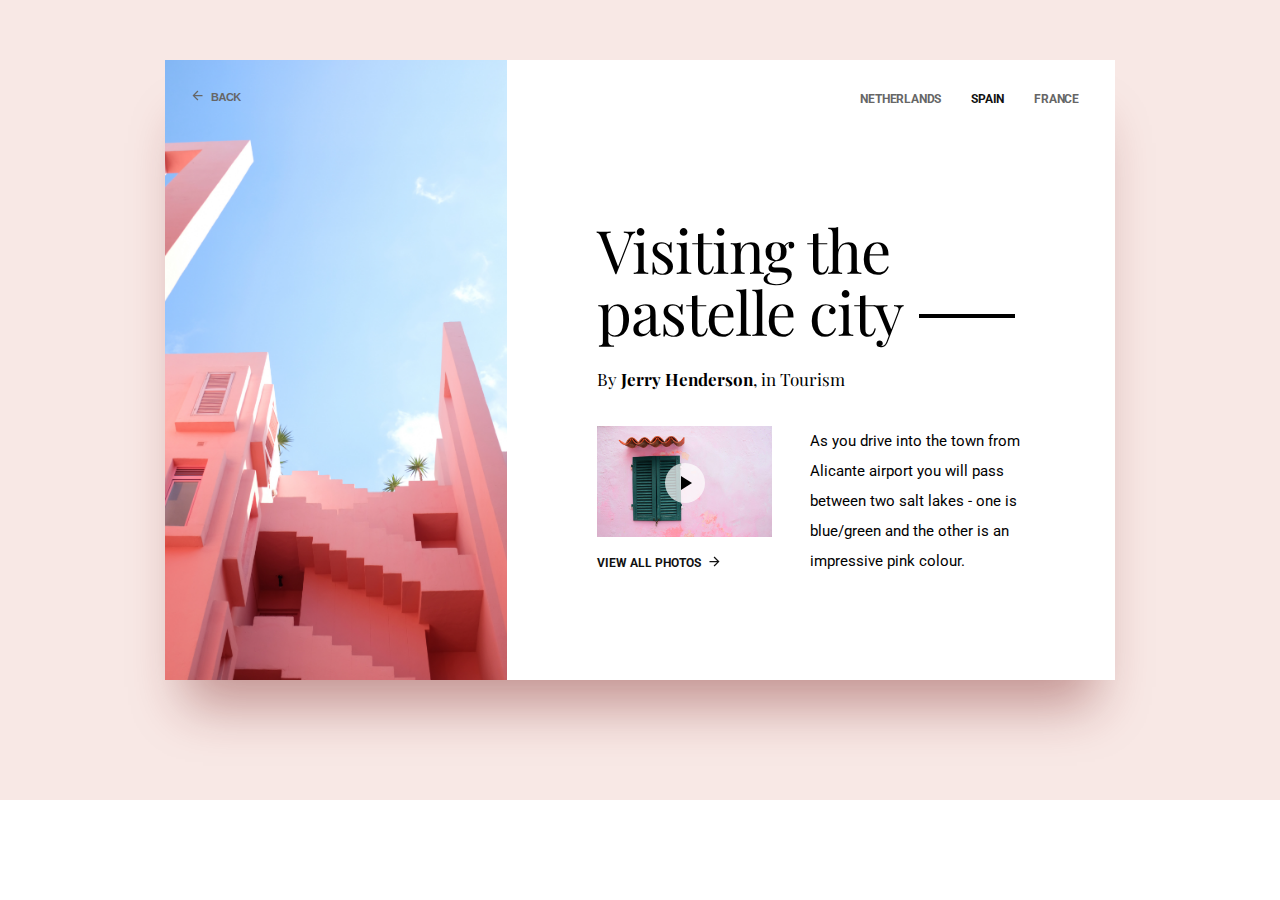
<file: task8/index.html>
<!DOCTYPE html>
<html lang="en">
<head>
  <meta charset="UTF-8">
  <meta name="viewport" content="width=device-width, initial-scale=1.0">
  <meta http-equiv="X-UA-Compatible" content="ie=edge">
  <title>Loop 1 - Step 8</title>
  <link href="https://fonts.googleapis.com/css?family=Roboto:300,400,500,700" rel="stylesheet">
  <link href="https://fonts.googleapis.com/css?family=Playfair+Display" rel="stylesheet">
  <link rel="stylesheet" href="./styles.css" />
</head>
<body>
  <div class="site">
    <div class="card">
      <div class="left">
        <button type="button" name="button" class="back">back</button>
      </div>
      <div class="right">
        <ul class="tabs">
          <li>Netherlands</li>
          <li class="active">Spain</li>
          <li>France</li>
        </ul>
        <div class="post">
          <h1 class="heading">Visiting the pastelle city</h1>
          <h5 class="subheading">By <b>Jerry Henderson</b>, in Tourism</h5>
          <div class="content">
            <div class="photos">
              <div class="overlay">
                <img src="./img/preview.jpg" alt="gallery preview">
              </div>
              <a class="link" href="#">View All Photos</a>
            </div>
            <div class="text">
              As you drive into the town from Alicante airport you will pass between two salt lakes - one is blue/green and the other is an impressive pink colour.
            </div>
          </div>
        </div>
      </div>
    </div>
  </div>
</body>
</html>
</file>
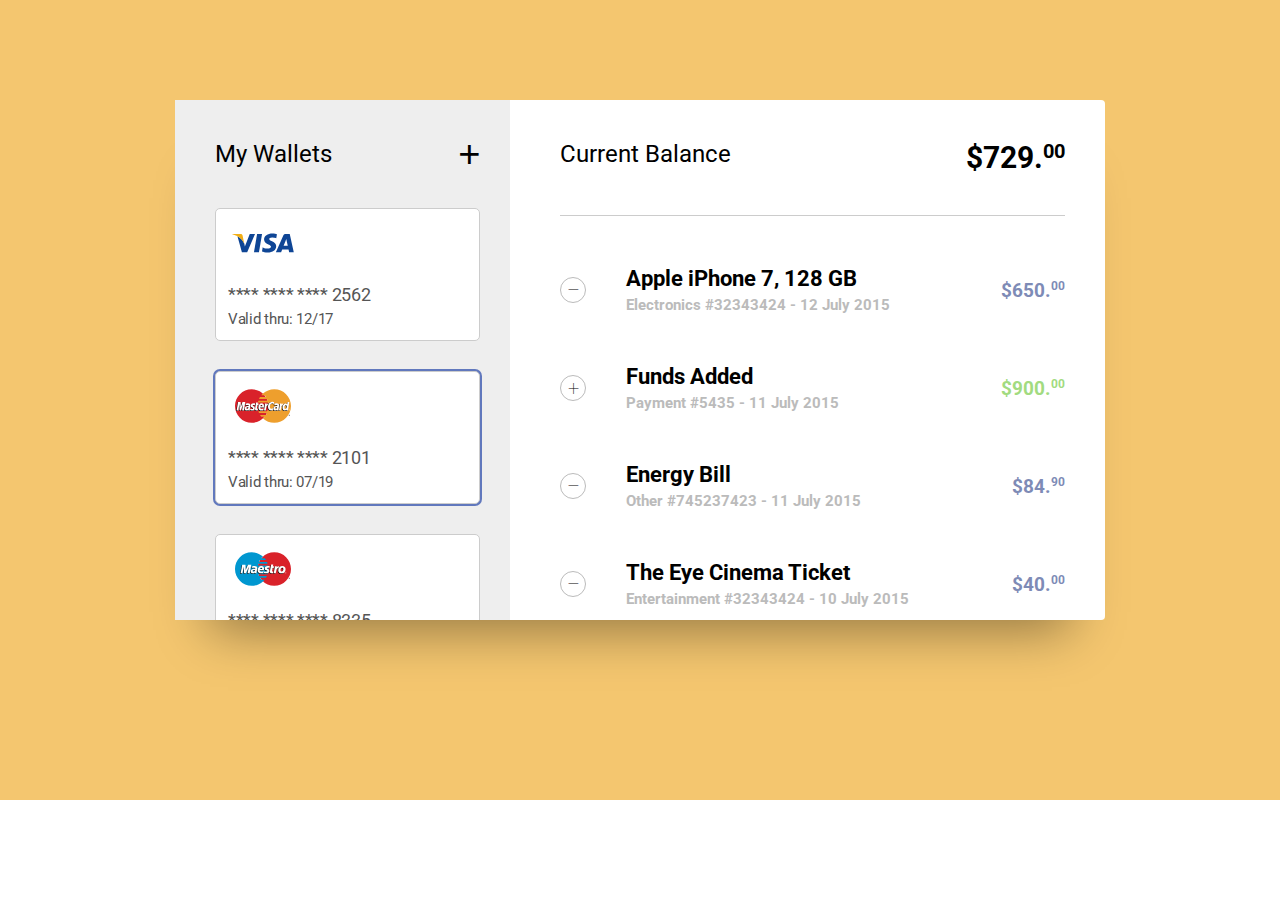
<file: task9/index.html>
<!DOCTYPE html>
<html lang="en">
<head>
  <meta charset="UTF-8">
  <meta name="viewport" content="width=device-width, initial-scale=1.0">
  <meta http-equiv="X-UA-Compatible" content="ie=edge">
  <title>Loop 1 - Step 9</title>
  <link href="https://fonts.googleapis.com/css?family=Roboto:300,400,500,700" rel="stylesheet">
  <link rel="stylesheet" href="./styles.css" />
</head>
<body>
  <div class="site">
    <div class="card">
      <div class="left">
        <ul class="payment-methods custom-scroll">
          <li class="head">
            <h1 class="title">My Wallets</h1>
            <button class="plus-button" type="button" name="button">+</button>
          </li>
          <li class="method">
            <img src="./img/visa.svg" alt="visa">
            <div class="card-number">
              <span class="asterisks">****</span>
              <span class="asterisks">****</span>
              <span class="asterisks">****</span>
              <span class="last-four">2562</span>
            </div>
            <div class="expiration">
              Valid thru: <span class="date">12/17</span>
            </div>
          </li>
          <li class="method active">
            <img src="./img/mastercard.svg" alt="mastercard">
            <div class="card-number">
              <span class="asterisks">****</span>
              <span class="asterisks">****</span>
              <span class="asterisks">****</span>
              <span class="last-four">2101</span>
            </div>
            <div class="expiration">
              Valid thru: <span class="date">07/19</span>
            </div>
          </li>
          <li class="method">
            <img src="./img/maestro.svg" alt="maestro">
            <div class="card-number">
              <span class="asterisks">****</span>
              <span class="asterisks">****</span>
              <span class="asterisks">****</span>
              <span class="last-four">8335</span>
            </div>
            <div class="expiration">
              Valid thru: <span class="date">09/17</span>
            </div>
          </li>
        </ul>
      </div>
      <div class="right">
        <ul class="payments custom-scroll">
          <li class="head">
            <h1 class="title">Current Balance</h1>
            <div class="amount">$729.<span class="cents">00</span></div>
          </li>
          <li class="payment expense">
            <div class="info">
              <div class="description">Apple iPhone 7, 128 GB</div>
              <div class="reference">Electronics #32343424 - <span class="date">12 July 2015</span></div>
            </div>
            <div class="amount">$650.<span class="cents">00</span></div>
          </li>
          <li class="payment income">
            <div class="info">
              <div class="description">Funds Added</div>
              <div class="reference">Payment #5435 - <span class="date">11 July 2015</span></div>
            </div>
            <div class="amount">$900.<span class="cents">00</span></div>
          </li>
          <li class="payment expense">
            <div class="info">
              <div class="description">Energy Bill</div>
              <div class="reference">Other #745237423 - <span class="date">11 July 2015</span></div>
            </div>
            <div class="amount">$84.<span class="cents">90</span></div>
          </li>
          <li class="payment expense">
            <div class="info">
              <div class="description">The Eye Cinema Ticket</div>
              <div class="reference">Entertainment #32343424 - <span class="date">10 July 2015</span></div>
            </div>
            <div class="amount">$40.<span class="cents">00</span></div>
          </li>
          <li class="payment expense">
            <div class="info">
              <div class="description">McFood Restaurant</div>
              <div class="reference">Cafes #32448 - <span class="date">10 July 2015</span></div>
            </div>
            <div class="amount">$10.<span class="cents">50</span></div>
          </li>
          <li class="payment expense">
            <div class="info">
              <div class="description">Gas Station</div>
              <div class="reference">Othe #2138453 - <span class="date">10 July 2015</span></div>
            </div>
            <div class="amount">$30.<span class="cents">00</span></div>
          </li>
        </ul>
      </div>
    </div>
  </div>
</body>
</html>
</file>
<file: task1/styles.css>
body {
  margin: 0;
  background-color: #9f9fc9;
}

.content {
  height: 600px;
  display: flex;
  flex-direction: column;
  align-items: center;
  justify-content: center;
}

.subscriptions {
  background-color: white;
  width: 900px;
  height: 350px;
  display: flex;
  align-items: center;
  justify-content: space-around;
  border-radius: 4px;
  box-shadow: 2px 8px 10px rgba(0, 0, 0, 0.3);
  box-sizing: border-box;
  padding: 45px 50px 30px;
}

.item {
  display: flex;
  flex-direction: column;
  justify-content: flex-start;
  align-items: center;
  flex-basis: 33%;
  padding: 14px 32px 0px;
  height: 100%;
}
.item:hover {
  border-radius: 4px;
  background-color: #f2f2f2;
}
.item img {
  height: 64px;
  width: auto;
}
.item h3 {
  font-family: Roboto, sans-serif;
  letter-spacing: 2px;
  font-size: 17px;
  color: #6b69d6;
  text-transform: uppercase;
  margin: 35px 0 20px;
}
.item .description {
  font-family: Roboto, sans-serif;
  font-size: 13px;
  color: #a2a2a2;
  text-align: center;
}

.item .price {
  font-weight: 700;
  position: relative;
  font-family: Roboto, sans-serif;
  font-size: 12px;
  color: #6b69d6;
  padding: 30px 10px 10px;
}
.item .currency-sign {
  font-size: 13px;
  position: absolute;
  left: 3px;
  bottom: 13px;
  margin-bottom: 10px;
  display: inline-block;
}
.item .number {
  font-size: 28px;
  font-weight: 700;
}
.item .month {

}
</file>
<file: task10/css/main.css>
@import 'common.css';
@import 'button.css';
@import 'typography.css';
@import 'body-copy.css';
@import 'header.css';
@import 'three-column-text.css';
@import 'text-and-image.css';
@import 'text-on-background.css';
</file>
<file: task11/styles.css>
body, ul, h1, h2, h3, h4, h5 {
  margin: 0;
  font-family: Roboto, sans-serif;
  padding: 0;
}
ul {
  list-style: none;
}

* {
  text-shadow: none;
  color: black;
}

body { background: #DE8A89; }

.site {
  display: flex;
  flex-direction: column;
  justify-content: center;
  max-height: 800px;
  width: 900px;
  margin: 0 auto;
}

.tabs {
  display: flex;
}

.tabs .tab {
  color: rgba(255,255,255,.4);
  font-size: 60px;
  font-weight: bolder;
  text-transform: uppercase;
  margin-right: 50px;
  cursor: pointer;
}
.tabs .tab:last-child { margin-right: 0; }
.tabs .tab.active { color: white; }
.tabs .tab:hover:not(.active) { color: rgba(255,255,255,.6); }

.notice {
  margin-top: 10px;
  width: 75%;
  color: white;
  font-size: 16px;
  font-weight: 500;
}

.card {
  margin-top: 60px;
  width: 100%;
  height: 300px;
  position: relative;
  display: flex;
  box-shadow: 0 8px 25px rgba(0,0,0,.4);
  z-index: 1;
}

button.prev, button.next {
  border: 0;
  background: transparent;
  width: 100px;
  height: 100px;
  position: absolute;
  top: 0;
  padding: 0;
  background: #EBB9B8;
  z-index: 5;
  cursor: pointer;
}
button.prev { left: -100px; }
button.next { right: -100px; }
button.prev:hover, button.next:hover { background: #F0C9CA; }
button.prev::after {
  content: '';
  position: absolute;
  border-top: 7px solid transparent;
  border-right: 7px solid #855352;
  border-bottom: 7px solid transparent;
  border-left: 7px solid transparent;
  left: 40%;
  top: 45%;
}
button.next::after {
  content: '';
  position: absolute;
  border-top: 7px solid transparent;
  border-right: 7px solid transparent;
  border-bottom: 7px solid transparent;
  border-left: 7px solid #855352;
  left: 45%;
  top: 45%;
}

.tile {
  width: 33.34%;
  height: 100%;
  display: flex;
  flex-direction: column;
  align-items: center;
  justify-content: center;
}
.tile:first-of-type {
  background: #3E3C3D;
  position: relative;
}
.tile:nth-of-type(2) { background: #353334; }
.tile:last-of-type { background: #201E1F; }
.tile .attribute {
  color: #DE8A89;
  margin-bottom: 10px;
}
.tile .value { color: white; }
.tile .content {
  position: relative;
  left: -40px;
}

button.start {
  width: 85%;
  border: 0;
  height: 60px;
  border-radius: 5px;
  position: absolute;
  bottom: -30px;
  background: #131313;
  color: white;
  font-size: 16px;
  font-weight: bold;
  letter-spacing: -0.8px;
  text-transform: uppercase;
  cursor: pointer;
}
button.start:hover {
  bottom: -28px;
}
</file>
<file: task12/styles.css>
body, ul, h1, h2, h3, h4, h5 {
  margin: 0;
  font-family: Roboto, sans-serif;
  padding: 0;
}

body { background: #2F2F2F; }

ul { list-style: none; }

* {
  text-shadow: none;
  color: black;
}

button,
input,
textarea {
  border: 0;
  background: transparent;
}

.site {
  display: flex;
  flex-direction: column;
  align-items: center;
  justify-content: center;
  height: 800px;
  margin: 0 auto;
}

form {
  background: #FDEC51;
  width: 500px;
  min-height: 630px;
  position: relative;
  padding-bottom: 90px;
  box-sizing: border-box;
}
form .title {
  font-size: 20px;
  margin-left: 50px;
  padding: 40px 0;
}
form .button-block {
  position: absolute;
  bottom: 15px;
  height: 50px;
  right: 50px;
  display: flex;
  justify-content: flex-end;
}

.hover-effect {
  color: #333;
  opacity: 0.6;
  cursor: pointer;
}

.hover-effect:hover {
  opacity: 1;
}

.button-block button {
  font-size: 18px;
  font-weight: 600;
}
.button-block button:first-child {
  margin-right: 30px;
}
.close {
  position: absolute;
  right: 50px;
  top: 44px;
  width: 16px;
  height: 16px;
  padding: 0;
}
.close:before, .close:after {
  content: '';
  position: absolute;
  top: 0;
  left: 7px;
  height: 16px;
  width: 2px;
  background-color: #333;
}
.close:before {
  transform: rotate(45deg);
}
.close:after {
  transform: rotate(-45deg);
}

.fields {
  background: white;
  position: relative;
  display: flex;
  flex-direction: column;
  left: 50px;
  margin-top: 15px;
  min-height: 68%;
  width: 100%;
  padding: 50px 40px 30px;
  box-sizing: border-box;
  box-shadow: 0 10px 20px rgba(0,0,0,.2);
}
.fields .avatar {
  position: absolute;
  width: 64px;
  top: -32px;
  left: 40px;
  border-radius: 50%;
}
.fields label {
  color: #aaa;
  text-transform: uppercase;
  font-weight: bold;
  font-size: 12px;
  letter-spacing: -0.3px;
  display: flex;
  flex-direction: column;
  margin-bottom: 30px;
}
.fields input,
.fields textarea {
  border-bottom: 1px solid #ccc;
  padding: 8px 0 5px;
  font-size: 14px;
}
.fields input::-webkit-input-placeholder { color: #555; }
.fields input::-moz-placeholder { color: #555; }
.fields input:-ms-input-placeholder { color: #555; }
.fields textarea {
  resize: vertical;
  min-height: 50px;
}
.fields textarea::-webkit-input-placeholder {
   font-family: Roboto, sans-serif;
   color: #555;
}
.fields textarea::-moz-placeholder {
   font-family: Roboto, sans-serif;
   color: #555;
}
.fields textarea:-ms-input-placeholder {
   font-family: Roboto, sans-serif;
   color: #555;
}
.fields .double-block {
  display: flex;
}
.fields .double-block label {
  width: 50%;
}
</file>
<file: task13/styles.css>
* {
  margin: 0;
  font-family: Roboto, sans-serif;
  padding: 0;
}

body {
  background: linear-gradient(to bottom, #B884E5, #7B81E0) no-repeat;
}

ul { list-style: none; }

.site {
  display: flex;
  flex-direction: column;
  align-items: center;
  height: 800px;
}

.container {
  width: 300px;
  margin-top: 100px;
  box-shadow: 0 5px 25px 2px rgba(0,0,0, 0.3);
  border-radius: 3px;
  background: linear-gradient(to bottom right, #B273D0, #826AC2) no-repeat;
  color: white;
}

.tab .icon {
  background-color: #b4b4b4;
  border-radius: 50%;
  width: 24px;
  height: 24px;
  display: flex;
  align-items: center;
  justify-content: center;
  margin-right: 12px; 
}
.tab .icon::before {
  content: '';
  height: 20px;
  position: absolute;
  border-right: 2px solid #B4B4B4;
  top: 0;
}
.tab.expanded .icon {
  background-color: white;
}
.tab.expanded .icon::before {
  height: 40px;
  border-right-color: white;
}
.tab:not(.expanded) .icon::after {
  content: '';
  height: 20px;
  position: absolute;
  border-right: 2px solid #B4B4B4;
  bottom: 0;
}
.tab .icon > img {
  height: 14px;
}
.tab.expanded .arrow {
  position: absolute;
  right: 15px;
}
.tab.expanded .header {
  padding: 40px 15px 20px;
  color: white;
}
.tab .header {
  padding: 20px 15px;
  display: flex;
  align-items: center;
  position: relative;
  color: #B4B4B4;
}
.tab .content {
  background-color: #554872;
  padding: 20px 15px;
  position: relative;
}
.content .item {
  padding: 12px;
  cursor: pointer;
  position: relative;
}
.content::before {
  content: '';
  height: 20px;
  position: absolute;
  border-right: 2px solid #A69EB6;
  top: 0;
  left: 26px;
}
.content::after {
  content: '';
  height: 20px;
  position: absolute;
  border-right: 2px solid #A69EB6;
  bottom: 0;
  left: 26px;
}
.content .item::before {
  content: '';
  height: 15px;
  position: absolute;
  border-right: 2px solid #A69EB6;
  left: 11px;
  top: -8px;
}
.content .item::after {
  content: '';
  height: 15px;
  position: absolute;
  border-right: 2px solid #A69EB6;
  bottom: -8px;
  left: 11px;
}
.content .item span {
  padding-left: 15px;
  color: #D8CADD;
}
.content .item span:hover {
  color: #F3F3F4;
}
.content .item span::before {
  content: '';
  position: absolute;
  left: 8.5px;
  width: 8px;
  height: 8px;
  background-color: white;
  border-radius: 50%;
  top: 50%;
  transform: translate(0, -50%);
}
</file>
<file: task2/styles.css>
body {
  margin: 0;
  padding: 0;
}

.site {
  background: url('./img/background.jpg') 50% 50% no-repeat;
  display: flex;
  justify-content: center;
  height: 800px;
}

.card {
  margin-top: 100px;
  background-color: white;
  width: 350px;
  height: 320px;
  border-radius: 5px;
}

.head {
  display: flex;
  flex-direction: column;
  align-items: center;
  justify-content: space-between;
}
.head h1 {
  font-family: Roboto, sans-serif;
  font-size: 22px;
  font-size: 22px;
  letter-spacing: 1px;
  text-transform: uppercase;
  color: #444;
}
.step-dots {
  margin-top: 10px;
}
.step-dots .dot {
  height: 6px;
  width: 6px;
  background-color: #eee;
  border-radius: 50%;
  display: inline-block;
  margin-right: 3px;
}
.step-dots .dot:last-child {
  margin-right: 0;
}
.step-dots .dot.active {
  background-color: #bbb;
}
.step-dots .dot:hover {
  background-color: #bbb;
}

.payment-method-list {

}
.payment-method {
  border-top: solid 1px #eee;
  display: flex;
  align-items: center;
  padding: 18px 28px;
  position: relative;
  cursor: pointer;
}
.payment-method:hover{
  background-color: #eee;
}
.payment-method img {
  width: 42px;
}
.payment-method .method-name {
  margin-left: 20px;
  font-family: Roboto, sans-serif;
  text-transform: uppercase;
  font-size: 14px;
  font-weight: bold;
  letter-spacing: 0.8px;
  color: #aaa;
}
.payment-method.active .method-name {
  color: #111;
}
.payment-method.active::after {
  content: '';
  background: url(./img/check.svg) 50% 50% no-repeat;
  width: 19px;
  height: 19px;
  background-size: 100%;
  position: absolute;
  right: 20px;
}

.footer {
  height: 50px;
  position: relative;
}
button.next-step {
  border: 0;
  border-bottom-left-radius: 5px;
  border-bottom-right-radius: 5px;
  background-color: #678af1;
  color: white;
  width: 100%;
  height: 50px;
  font-family: Roboto, sans-serif;
  text-transform: uppercase;
  font-size: 12px;
  font-weight: bold;
  letter-spacing: 1px;
  line-height: 16px;
  cursor: pointer;
  outline: none;
}
button.next-step:active {
  height: 47px;
  margin-top: 3px;
}
button.next-step::after {
  content: '';
  background: url(./img/arrow.svg) 50% 50% no-repeat;
  width: 15px;
  height: 15px;
  background-size: 100%;
  position: absolute;
  margin-left: 5px;
}
</file>
<file: task3/styles.css>
body {
  margin: 0;
  font-family: Roboto, sans-serif;
}

.site {
  background: #46a88d;
  display: flex;
  justify-content: center;
  height: 800px;
  width: 100%;
}

.order {
  margin-top: 100px;
  background-color: white;
  width: 600px;
  height: 460px;
  border-radius: 5px;
  padding: 40px 70px;
  box-sizing: border-box;
  box-shadow: 8px 8px 50px rgba(0, 0, 0, 0.5);
  position: relative;
}
.order::after {
  content: '';
  background: url(./img/bicycle.png) no-repeat;
  background-size: 100%;
  width: 100%;
  height: 61%;
  position: absolute;
  bottom: 0;
  left: 0;
}

.head {
  height: 50px;
  display: flex;
  justify-content: space-between;
  align-items: center;
}
.header {
  font-size: 22px;
}
.subheader {
  color: #aaa;
  font-size: 13px;
  letter-spacing: 0.3px;
}
.user-profile {
  border-radius: 50%;
  border: solid 1px #ccc;
  width: 40px;
  height: 40px;
  position: relative;
  box-shadow: 0 0 0 0 #eee;
  transition: box-shadow 0.2s linear;
  margin: 0.5em;
}
.user-profile:hover {
  box-shadow: 0 0 0 4px #eee;
}

.user-profile img {
  margin: 8px;
}

.details {
  margin-top: 30px;
}
.item {
  display: flex;
  justify-content: space-between;
  padding: 12px 0;
}
.item .title {
  color: #666;
  font-weight: 600;
}
.item .price {
  font-size: 20px;
  font-weight: bold;
  color: #111;
}
.total .title {
  font-size: 20px;
  text-transform: uppercase;
}
</file>
<file: task4/styles.css>
body {
  margin: 0;
  font-family: Roboto, sans-serif;
}

.site {
  background: linear-gradient(to bottom right, rgb(210, 224, 224), rgb(79, 132, 177));
  display: flex;
  justify-content: center;
  height: 800px;
  width: 100%;
}

.messenger-box {
  background: white;
  width: 450px;
  height: 530px;
  margin-top: 120px;
}

.head {
  background: rgba(82, 114, 195, 0.9);
  color: white;
  height: 70px;
  display: flex;
  align-items: center;
  justify-content: flex-start;
  position: relative;
}
.online-status {
  height: 6px;
  width: 6px;
  border-radius: 50%;
  margin-left: 20px;
  background-color: white;
}
.companion {
  text-transform: uppercase;
  font-weight: 700;
  letter-spacing: 0.6px;
  margin-left: 15px;
}
.icon-close {
  position: absolute;
  right: 24px;
  width: 20px;
  height: 20px;
  opacity: 0.6;
  cursor: pointer;
}
.icon-close:hover {
  opacity: 1;
}
.icon-close:before, .icon-close:after {
  position: absolute;
  left: 9px;
  content: ' ';
  height: 20px;
  width: 2px;
  background-color: white;
}
.icon-close:before {
  transform: rotate(45deg);
}
.icon-close:after {
  transform: rotate(-45deg);
}

.divider {
  text-align: center;
  z-index: 1;
  position: relative;
}
.divider::before {
  border-bottom: solid 1px #ccc;
  content: '';
  width: 100%;
  position: absolute;
  top: 8px;
  left: 0;
  z-index: -1;
}
.divider > span {
  text-transform: uppercase;
  font-size: 13px;
  font-weight: bold;
  color: #ccc;
  background-color: white;
  padding: 0 10px;

}
.divider.bottom {
  margin: 10px 0;
}

.content {
  padding: 25px 20px 20px;
}
.alert-item {
  text-align: right;
}
.alert-item .text {
  background: rgb(247, 178, 171);
  border-top-left-radius: 0 !important;
  text-align: left;
}
.alert-item, .message-item {
  font-size: 15px;
  width: 100%;
  position: relative;
  margin-top: 20px;
}
.alert-item .text, .message-item .text {
  max-width: 65%;
  display: inline-block;
  padding: 10px;
  border-radius: 3px;
}
.message-item .time {
  color: #aaa;
  font-size: 13px;
  font-weight: bold;
  margin: 8px 0;
}
.message-item.incoming {
  text-align: right;
}
.message-item.incoming:after {
  content: '';
  position: absolute;
  top: 23px;
  right: -6px;
  width: 0;
  height: 0;
  border: 10px solid transparent;
  border-top-color: rgb(233, 238, 240);
  border-bottom: 0;
  border-left: 0;
}
.message-item.incoming .text {
  background: rgb(233, 238, 240);
  text-align: left;
  box-sizing: border-box;
}
.message-item.incoming .time {
  text-align: right;
}
.message-item.outgoing::after {
  content: '';
  position: absolute;
  left: -6px;
  width: 0;
  height: 0;
  border: 10px solid transparent;
  border-top-color: rgb(221, 234, 240);
  border-bottom: 0;
  border-right: 0;
}
.message-item.outgoing .text {
  background: rgb(221, 234, 240);
  box-sizing: border-box;
}

.footer {
  padding: 10px 20px 20px;
  display: flex;
  justify-content: space-between;
}
.footer input[type=text] {
  font-size: 17px;
  -webkit-appearance: none;
  border: 0;
  outline: 0;
  width: 82%;
}
.footer button {
  font-size: 17px;
  font-weight: bold;
  color: rgba(82, 114, 195, 0.9);
  text-transform: uppercase;
  -webkit-appearance: none;
  border: 0;
  outline: 0;
  background-color: transparent;
  cursor: pointer;
}
</file>
<file: task5/styles.css>
@font-face {
  font-family: GothamBlack;
  src: url(./font/GothamBlack.otf);
}

body {
  margin: 0;
  font-family: Roboto, sans-serif;
}

.site {
  background: url(./img/background.jpg) 50% 50%;
  background-size: cover;
  display: flex;
  justify-content: center;
  height: 800px;
  width: 100%;
}
.order-container {
  width: 400px;
  height: 420px;
  background-color: #fff;
  border-radius: 5px;
  margin-top: 100px;
  padding: 50px 40px;
  box-sizing: border-box;
}

.head {
  display: flex;
  justify-content: space-between;
  margin-bottom: 50px;
}
.dash {
  position: relative;
  width: 28px;
}
.dash::before {
  position: absolute;
  top: 50%;
  content: '';
  width: 100%;
  height: 5px;
  border-top: solid 5px #d0e6f1;
}
.origin .city-abbr,
.destination .city-abbr {
  font-family: GothamBlack;
  color: #3B8ACF;
  font-size: 46px;
  margin: 0;
}
.origin .city,
.destination .city {
  color: #aaa;
  font-weight: bold;
  font-size: 14px;
  text-transform: uppercase;
}
.destination { text-align: right; }

.details-row {
  display: flex;
  justify-content: space-between;
  width: 80%;
}
.details-row label,
.details-left-col label {
  color: #bbb;
  font-size: 12px;
  font-weight: bold;
  text-transform: uppercase;
  display: flex;
  flex-direction: column;
}
.details-row label span,
.details-left-col label span {
  color: #000;
  font-size: 16px;
  font-weight: bold;
  margin-top: 4px;
  text-transform: none;
}
.details-row.bottom {
  margin-top: 20px;
  width: 100%;
}
.details-left-col, .details-right-col { width: 50%; }
.details-right-col { text-align: right; }
.details-left-col {
  display: flex;
  flex-direction: column;
  justify-content: space-around;
}
.qr-code {
  width: 150px;
}
</file>
<file: task6/styles.css>
body {
  margin: 0;
  font-family: Roboto, sans-serif;
}

.site {
  background: #434751;
  background-size: cover;
  display: flex;
  justify-content: center;
  height: 800px;
  width: 100%;
}

.signup-container {
  margin-top: 60px;
  width: 1000px;
  height: 600px;
  border-radius: 5px;
  box-shadow: 5px 10px 20px rgba(0,0,0,0.5);
  position: relative;
}

.left-panel {
  float: left;
  position: absolute;
  top: 0;
  left: 0;
  width: 61%;
  height: 100%;
  border-top-left-radius: 5px;
  border-bottom-left-radius: 5px;
  background: #fff;
  z-index: 1;
  padding: 50px;
  box-sizing: border-box;
}
.headline {
  font-weight: 300;
  font-size: 38px;
  letter-spacing: 0.6px;
  margin: 15px 0;
}
.subheadline {
  color: #aaa;
  font-size: 12px;
  font-weight: bold;
}

.right-panel {
  float: right;
  height: 100%;
}
.right-panel img {
  height: 100%;
  border-top-right-radius: 5px;
  border-bottom-right-radius: 5px;
}
.social-buttons {
  list-style: none;
  padding: 50px 0;
}
.social-buttons li { margin-top: 18px; }
.social-buttons li:first-child { margin-top: 0; }
.social-buttons .btn {
  -webkit-appearence: none;
  border: solid 1px #ddd;
  width: 100%;
  padding: 20px;
  background: #fff;
  border-radius: 4px;
  text-transform: uppercase;
  font-size: 11px;
  font-weight: bold;
  color: #666;
  position: relative;
  cursor: pointer;
  transition: box-shadow 0.3s ease;
}
.social-buttons .btn:hover {
  box-shadow: 1px 7px 20px 3px rgba(0,0,0,0.1);
  border: solid 1px #fff;
  color: #111;
}
.social-buttons .btn::after {
  content: '';
  width: 18px;
  height: 18px;
  position: absolute;
  left: 20px;
  top: 18px;
}
.social-buttons .btn.facebook::after { background: url(./img/facebook.svg)no-repeat; }
.social-buttons .btn.google::after { background: url(./img/googleplus.svg) no-repeat; }
.social-buttons .btn.twitter::after { background: url(./img/twitter.svg) no-repeat; }

.bottom {
  margin-top: 50px;
  border-top: solid 1px #ddd;
  padding-top: 35px;
}
.bottom .notice {
  float: left;
  font-size: 13px;
  font-weight: bold;
}
.bottom a {
  float: right;
  font-size: 11px;
  font-weight: bold;
  text-decoration: none;
  text-transform: uppercase;
  color: #666;
  cursor: pointer;
}
.bottom a:hover {
  color: #111;
}
</file>
<file: task7/styles.css>
body {
  margin: 0;
  font-family: Roboto, sans-serif;
}

.site {
  background: #F2CE97;
  background-size: cover;
  display: flex;
  justify-content: center;
  height: 800px;
  width: 100%;
}

.card {
  margin-top: 60px;
  width: 1000px;
  height: 550px;
  box-shadow: 0px 5px 30px rgba(0,0,0,0.3);
  position: relative;
  display: flex;
}
.left {
  background: #484956;
  width: 35%;
  padding: 30px 40px;
}
.right {
  background: white;
  width: 65%;
  position: relative;
  display: flex;
  flex-direction: column;
  justify-content: space-between;
}

.left .heading {
  color: white;
  font-weight: lighter;
  position: relative;
  letter-spacing: -0.5px;
}
.left .heading b {
  display: block;
}
.left .heading::after {
  content: '';
  border-bottom: 4px solid #E37B62;
  width: 60px;
  height: 4px;
  position: absolute;
  bottom: -15px;
  left: 0;
}
.left .author {
  color: white;
  display: flex;
  align-items: center;
  font-size: 18px;
  letter-spacing: -0.5px;
  bottom: 50px;
  left: 40px;
  position: absolute;
}
.left .author img {
  border-radius: 50%;
  box-shadow: 0 6px 12px 2px rgba(0,0,0,0.3);
  width: 68px;
  height: 100%;
  margin-right: 15px;
}

.right .text {
  font-size: 20px;
  font-weight: 400;
  line-height: 28px;
  padding: 40px 40px 0;
  color: #444;
}
.right .text .capital {
  font-size: 28px;
  font-style: normal;
  font-weight: bold;
  color: black;
}
.right .bottom {
  display: flex;
  justify-content: space-between;
  align-items: center;
  height: 90px;
  padding: 0 40px;
  box-shadow: 0px -4px 32px -2px rgba(0,0,0,.1);
}
.right .icons {
  display: flex;
}
.right .bottom .comments-count {
  position: relative;
  color: #aaa;
}
.right .bottom .comments-count::before {
  content: '';
  width: 24px;
  height: 24px;
  background-image: url('./img/comment.svg');
  background-repeat: no-repeat;
  position: absolute;
  left: -32px;
  bottom: -3px;
}
.right .bottom .more {
  position: relative;
  width: 24px;
  margin-left: 20px;
}
.right .bottom .more::before {
  content: '';
  width: 24px;
  height: 24px;
  background-image: url('./img/more.svg');
  background-repeat: no-repeat;
  position: absolute;
  bottom: -3px;
}
</file>
<file: task8/styles.css>
@import url('https://fonts.googleapis.com/css?family=Playfair+Display:400,700');

body, ul, h1, h2, h3, h4, h5 {
  margin: 0;
  font-family: Roboto, sans-serif;
}

.site {
  background: #F8E8E5;
  background-size: cover;
  display: flex;
  justify-content: center;
  height: 800px;
  width: 100%;
}
.card {
  margin-top: 60px;
  width: 950px;
  height: 620px;
  box-shadow: 0 45px 50px -20px rgba(114, 19, 20,.4);
  position: relative;
  display: flex;
}

.left {
  width: 36%;
  background: url(./img/background.jpg) 50% 50% no-repeat;
  background-size: cover;
  position: relative;
}
.right {
  background: white;
  width: 64%;
  position: relative;
  display: flex;
  flex-direction: column;
}

.left button.back {
  border: 0;
  background: transparent;
  color: #666;
  text-transform: uppercase;
  font-size: 11px;
  font-weight: bold;
  letter-spacing: -.5px;
  position: absolute;
  top: 30px;
  left: 40px;
  cursor: pointer;
}
.left button.back::before {
  content: '';
  background: currentColor;
  mask: url('./img/arrow-back.svg') center no-repeat;
  mask-size: 85%;
  -webkit-mask: url('./img/arrow-back.svg') center no-repeat;
  -webkit-mask-size: 85%;
  position: absolute;
  width: 18px;
  height: 18px;
  left: -16px;
  top: -3px;
}
.left button.back:hover { color: #111; }

.right ul.tabs {
  list-style: none;
  display: flex;
  justify-content: flex-end;
  padding: 32px 36px;
  color: #666;
  text-transform: uppercase;
  font-size: 12px;
  font-weight: bold;
  letter-spacing: -.2px;
}
.right ul.tabs li { cursor: pointer; }
.right ul.tabs li.active, .right ul.tabs li:hover { color: #111; }
.right ul.tabs li:not(:first-child) { margin-left: 30px; }

.right .post {
  padding: 80px 90px 0;
}
.right .post .heading {
  font-family: 'Playfair Display', 'Liberation Serif', serif;
  font-weight: lighter;
  font-size: 60px;
  letter-spacing: -1px;
  line-height: 62px;
  position: relative;
}
.right .post .heading::after {
  content: '';
  width: 96px;
  height: 4px;
  background-color: black;
  position: absolute;
  bottom: 24px;
  right: 10px;
}
.right .post .subheading {
  font-family: 'Playfair Display', 'Liberation Serif', serif;
  font-size: 17px;
  font-weight: normal;
  margin: 26px 0 36px;
}
.right .post .subheading b { font-weight: bold; }
.right .post .photos img {
  width: 175px;
}

.right .post .content { display: flex; }

.right .post .content .overlay {
  position: relative;
}
.right .post .content .overlay::before {
  content: '';
  background-color: rgba(255,255,255, .7);
  width: 40px;
  height: 40px;
  position: absolute;
  left: calc(50% - 20px);
  top: calc(50% - 20px);
  border-radius: 50%;
}
.right .post .content .overlay::after {
  content: '';
  background: url(./img/play.svg) center no-repeat;
  width: 20px;
  height: 20px;
  position: absolute;
  left: calc(50% - 10px);
  top: calc(50% - 10px);
}
.right .post .content .photos {
  margin-right: 38px;
  display: flex;
  flex-direction: column;
  justify-content: space-between;
  padding-bottom: 5px;
}
.right .post .content .photos .link {
  color: #111;
  font-size: 12px;
  font-weight: bold;
  text-decoration: none;
  text-transform: uppercase;
  position: relative;
  display: inline-flex;
}
.right .post .content .photos .link::after {
  content: '';
  background: currentColor;
  mask: url('./img/arrow-forward.svg') center no-repeat;
  mask-size: 85%;
  -webkit-mask: url('./img/arrow-forward.svg') center no-repeat;
  -webkit-mask-size: 85%;
  width: 18px;
  height: 18px;
  margin-top: -3px;
  margin-left: 5px;
}
.right .post .content .text {
  line-height: 30px;
  font-size: 15px;
}
</file>
<file: task9/styles.css>
body, ul, h1, h2, h3, h4, h5 {
  margin: 0;
  font-family: Roboto, sans-serif;
  padding: 0;
}
ul {
  list-style: none;
}

* {
  text-shadow: none;
  color: black;
}

.site {
  background: #F4C66F;
  background-size: cover;
  display: flex;
  justify-content: center;
  height: 800px;
  width: 100%;
}
.card {
  margin-top: 100px;
  width: 930px;
  height: 520px;
  box-shadow: 0 45px 50px -35px rgba(0,0,0,.4);
  position: relative;
  display: flex;
  overflow: hidden;
}

.left {
  width: calc(36% + 1px);
  background: #eee;
  position: relative;
}
.right {
  background: white;
  width: 64%;
  position: relative;
  display: flex;
  flex-direction: column;
  border-top-right-radius: 4px;
  border-bottom-right-radius: 4px;
}

.right .head {
  border-bottom: 1px solid #ccc;
}
.head {
  display: flex;
  justify-content: space-between;
  align-items: flex-start;
  padding: 40px 0;
}
.head h1 {
  font-size: 24px;
  font-weight: normal;
}
.head .plus-button {
  border: none;
  background: transparent;
  font-size: 38px;
  line-height: 28px;
  font-weight: normal;
  padding: 0;
}
.head .amount {
  font-size: 30px;
  font-weight: bold;
}

.payment-methods {
  padding: 0 30px 0 40px;
  height: 100%;
}
.method {
  background: white;
  padding: 12px;
  border-radius: 5px;
  border: 1px solid #ccc;
  letter-spacing: -0.3px;
  margin: 30px 0;
}
.method:nth-child(2) {
  margin: 0;
}
.method.active,
.method:hover {
  box-shadow: 0 0 0 2px #6178bd;
}
.method .card-number {
  font-size: 18px;
  margin-bottom: 5px;
}
.method .expiration {
  font-size: 15px;
}
.method .card-number, .method .expiration,
.method .card-number span, .method .expiration span { color: #555; }
.method img {
  width: 70px;
  margin-bottom: 15px;
}

.payments {
  padding: 0 40px 0 50px;
}
.payments .cents {
  font-size: .65em;
  position: relative;
  top: -.5em;
}

.expense .amount, .expense .amount .cents { color: #7E8BB6; }
.income .amount, .income .amount .cents{ color: #A2DB80; }

.payment {
  display: flex;
  align-items: center;
  padding-top: 50px;
  position: relative;
}
.payment:last-child { padding-bottom: 50px; }
.payment:before {
  content: '';
  border-radius: 50%;
  border: 1px solid #bbb;
  width: 24px;
  height: 24px;
  display: inline-flex;
  justify-content: center;
  align-items: center;
  font-size: 20px;
  font-weight: lighter;
}
.payment.expense:before { content: '–'; }
.payment.income:before { content: '+'; }
.payment .amount {
  font-weight: bolder;
  font-size: 19px;
  position: absolute;
  right: 0;
}
.payment .info {
  position: relative;
  left: 40px;
}
.payment .info .description {
  font-size: 22px;
  font-weight: bold;
  margin-bottom: 5px;
}
.payment .info .reference,
.payment .info .date {
  color: #bbb;
  font-size: 15px;
  font-weight: bold;
}

/*  customize scrollbar */
.custom-scroll::-webkit-scrollbar,
.custom-scroll::-webkit-scrollbar-thumb {
  width: 10px;
  border-radius: 5px;
  border: 1px solid transparent;
}
.custom-scroll::-webkit-scrollbar-thumb {
  box-shadow: inset 0 0 0 10px;
}
.custom-scroll:hover {
  color: rgba(0, 0, 0, 0.5);
}
.custom-scroll {
  -webkit-transition: color .5s ease;
  transition: color .5s ease;
  color: rgba(0, 0, 0, 0);
  text-shadow: 0 0 black;
  overflow-y: scroll;
}
/*  end customize scrollbar*/
</file>
